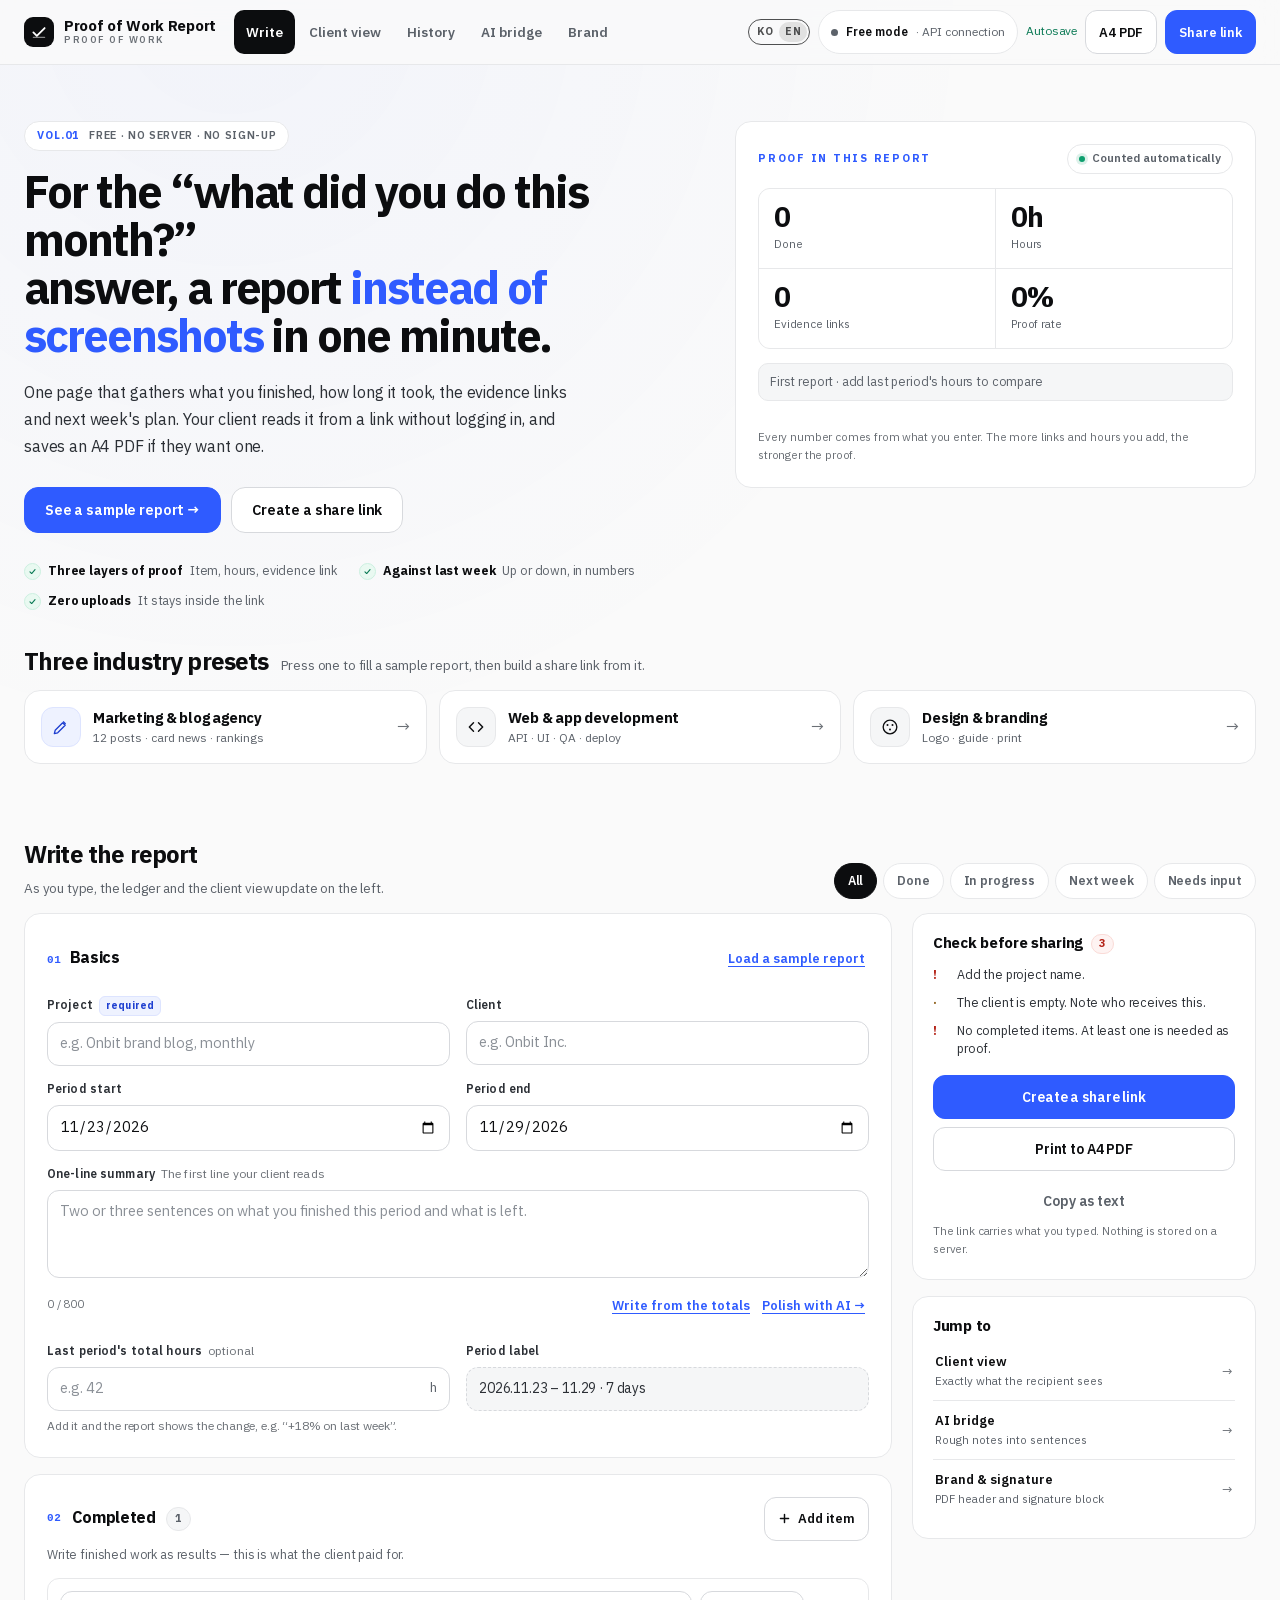
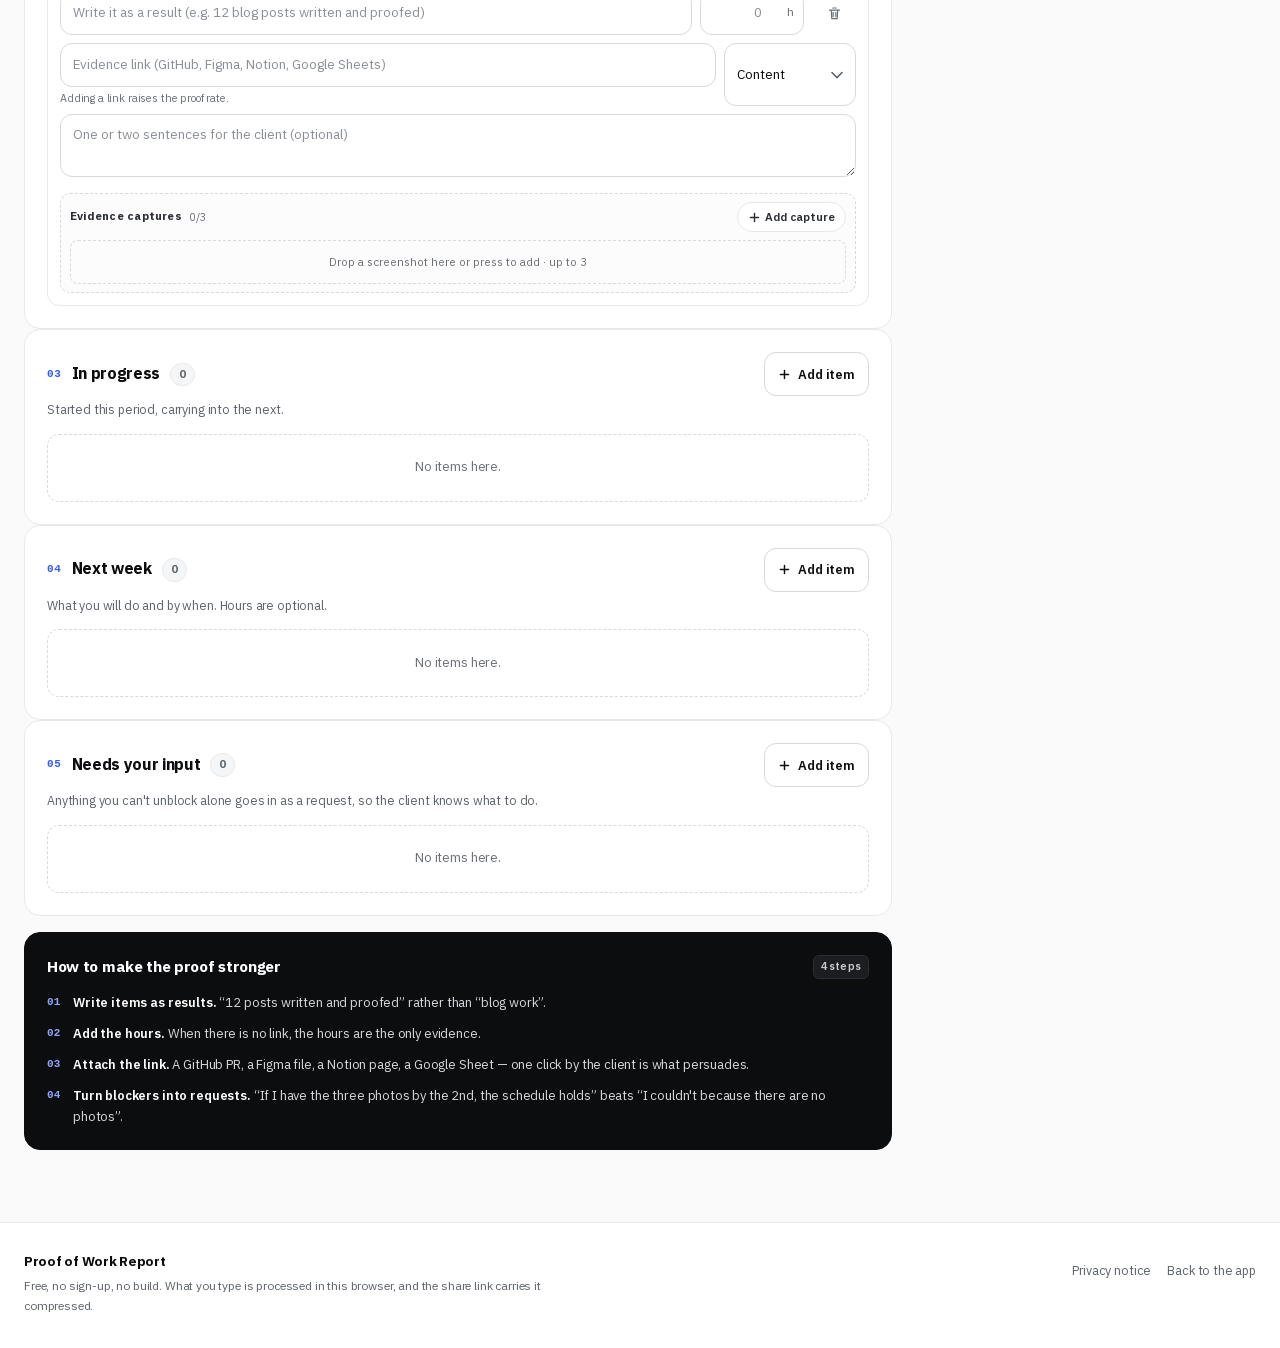
<file: index.html>
<!DOCTYPE html>
<html lang="ko">
<head>
<meta charset="utf-8" />
<meta name="viewport" content="width=device-width, initial-scale=1, viewport-fit=cover" />
<meta http-equiv="Content-Security-Policy" content="default-src 'self'; script-src 'self'; style-src 'self' 'unsafe-inline'; img-src 'self' data: blob:; font-src 'self'; connect-src 'self' https: http://127.0.0.1:* http://localhost:*; form-action 'none'; base-uri 'none'; object-src 'none'" />
<title>작업 증빙 리포트 — 클라이언트에게 보여 줄 1분 리포트</title>
<meta name="description" content="프리랜서·1인 대행사를 위한 작업 증빙 리포트 생성기. 완료 항목·소요시간·근거 링크·다음 주 계획을 공유 URL과 A4 PDF로 정리합니다. 서버 없이 브라우저에서만 동작합니다." />
<meta name="theme-color" content="#FAFAFA" />
<link rel="canonical" href="https://marcj81.github.io/proof-of-work-report/" />
<link rel="icon" href="favicon.svg" type="image/svg+xml" />
<link rel="preload" href="assets/fonts/plexkr-Regular.woff2" as="font" type="font/woff2" crossorigin />
<link rel="stylesheet" href="styles.css" />
<script type="application/ld+json">
{"@context":"https://schema.org","@type":"WebApplication","name":"작업 증빙 리포트 스튜디오","applicationCategory":"BusinessApplication","operatingSystem":"Web","offers":{"@type":"Offer","price":"0","priceCurrency":"KRW"},"description":"완료 항목·소요시간·근거 링크·전주 대비 변화를 공유 URL과 A4 PDF로 정리하는 무서버 리포트 도구.","inLanguage":"ko"}
</script>
</head>
<body>

<a class="skip-link" href="#main">본문으로 바로가기</a>

<!-- ═══════════════ 클라이언트용 읽기 뷰 (?d= 로 열렸을 때만) ═══════════════ -->
<div class="read-shell" id="read-shell" hidden>
  <div class="read-bar">
    <div class="read-bar-inner">
      <span class="read-mark" aria-hidden="true">
        <svg viewBox="0 0 24 24" width="17" height="17"><path d="M4 12.5l5 5L20 6.5" fill="none" stroke="currentColor" stroke-width="2.2" stroke-linecap="round" stroke-linejoin="round"/></svg>
      </span>
      <span class="read-bar-label">작업 증빙 리포트</span>
      <div class="read-bar-actions">
        <button type="button" class="btn btn-outline btn-sm" id="read-import">내 리포트로 가져오기</button>
        <button type="button" class="btn btn-ghost btn-sm" id="read-copy">링크 복사</button>
        <button type="button" class="btn btn-primary btn-sm" id="read-print">A4 PDF로 저장</button>
      </div>
    </div>
  </div>
  <main class="read-main" id="read-main">
    <div class="read-error" id="read-error" hidden>
      <h1>리포트를 열 수 없습니다</h1>
      <p id="read-error-text">주소가 잘렸거나 오래된 링크입니다.</p>
      <p><a class="text-link" href="index.html">작업 증빙 리포트 만들기</a></p>
    </div>
    <div id="read-report" class="report-paper"></div>
  </main>
  <footer class="read-footer">
    <p><strong>이 리포트는 서버에 저장되지 않았습니다.</strong> 내용은 링크 안에만 담겨 있고, 브라우저가 직접 그립니다.</p>
    <p>링크를 아는 사람은 누구나 볼 수 있습니다. 민감한 정보는 빼고 공유하세요.</p>
  </footer>
</div>

<!-- ═══════════════ 빌더 ═══════════════ -->
<div class="app-shell" id="app-shell">

<header class="topbar">
  <div class="topbar-inner">
    <a class="brand" href="#view-write" data-tab-link="write" aria-label="작업 증빙 리포트 스튜디오 홈">
      <span class="brand-mark" aria-hidden="true">
        <svg viewBox="0 0 24 24" width="18" height="18">
          <path d="M4.5 12.5l4.6 4.6L19.5 6.7" fill="none" stroke="currentColor" stroke-width="2.4" stroke-linecap="round" stroke-linejoin="round" />
          <path d="M4.5 19.2h15" fill="none" stroke="currentColor" stroke-width="1.6" stroke-linecap="round" opacity=".5" />
        </svg>
      </span>
      <span class="brand-text">
        <strong>작업 증빙 리포트</strong>
        <small>PROOF OF WORK</small>
      </span>
    </a>

    <nav class="tabs" role="tablist" aria-label="주요 화면">
      <button class="tab is-active" role="tab" aria-selected="true" aria-controls="view-write" id="tab-write" data-tab="write">작성</button>
      <button class="tab" role="tab" aria-selected="false" aria-controls="view-client" id="tab-client" data-tab="client">클라이언트 뷰</button>
      <button class="tab" role="tab" aria-selected="false" aria-controls="view-history" id="tab-history" data-tab="history">이력</button>
      <button class="tab" role="tab" aria-selected="false" aria-controls="view-bridge" id="tab-bridge" data-tab="bridge">AI 브리지</button>
      <button class="tab" role="tab" aria-selected="false" aria-controls="view-brand" id="tab-brand" data-tab="brand">브랜드</button>
    </nav>

    <div class="top-actions">
      <span class="pro-badge-slot" id="proBadge"></span>
      <span class="save-state" id="save-state" aria-live="polite">저장됨</span>
      <button type="button" class="btn btn-outline btn-sm" id="btn-print">A4 PDF</button>
      <button type="button" class="btn btn-primary btn-sm" id="btn-share">공유 링크</button>
    </div>
  </div>
</header>

<main id="main" tabindex="-1">

  <!-- ═══ 작성 ═══ -->
  <section class="view is-active" id="view-write" role="tabpanel" aria-labelledby="tab-write">

    <div class="hero">
      <div class="hero-copy">
        <span class="eyebrow"><b>VOL.01</b> 무료 · 서버 0 · 가입 0</span>
        <h1>“이번 달 뭐 했어요?”에<br />스크린샷 대신 <em>증빙 리포트</em> 1분.</h1>
        <p class="hero-lead">완료한 일, 걸린 시간, 근거 링크, 다음 주 계획을 한 장으로 정리합니다. 클라이언트는 로그인 없이 링크로 읽고, 필요하면 A4 PDF로 저장합니다.</p>
        <div class="cta">
          <button type="button" class="btn btn-blue" data-demo-start>예시 리포트 보기 →</button>
          <button type="button" class="btn btn-outline" data-share-cta>공유 링크 만들기</button>
        </div>
        <ul class="hero-facts" aria-label="이 앱의 기준">
          <li><strong>3단 증빙</strong><span>항목 · 소요시간 · 근거 링크</span></li>
          <li><strong>전주 대비</strong><span>늘었는지 줄었는지 숫자로</span></li>
          <li><strong>서버 전송 0건</strong><span>링크 안에만 담깁니다</span></li>
        </ul>
      </div>

      <aside class="card hero-ledger" aria-label="이 리포트의 증빙 요약">
        <div class="card-head">
          <span class="kicker">이 리포트의 증빙</span>
          <span class="live" style="margin-left:auto"><i></i>자동 집계</span>
        </div>
        <div class="ledger">
          <div class="ledger-cell"><b id="sum-done">0</b><span>완료</span></div>
          <div class="ledger-cell"><b id="sum-hours">0h</b><span>소요시간</span></div>
          <div class="ledger-cell"><b id="sum-links">0</b><span>근거 링크</span></div>
          <div class="ledger-cell"><b id="sum-coverage">0%</b><span>증빙률</span></div>
        </div>
        <p class="delta is-none" id="sum-delta">첫 리포트</p>
        <div class="cats" id="sum-cats" aria-label="작업 분류"></div>
        <p class="rail-note">숫자는 입력에서만 나옵니다. 링크를 붙이고 시간을 적을수록 증빙이 강해집니다.</p>
      </aside>
    </div>

    <section class="preset-strip" aria-labelledby="preset-title">
      <div class="preset-head">
        <h2 id="preset-title">업종 프리셋 3종</h2>
        <p>누르면 예시 리포트가 채워집니다. 그대로 공유 링크를 만들어 볼 수 있습니다.</p>
      </div>
      <div class="preset-grid" id="preset-grid">
        <button type="button" class="preset-card" data-preset="marketing">
          <span class="preset-icon" aria-hidden="true">
            <svg viewBox="0 0 24 24" width="20" height="20"><path d="M4 20l4-1 9-9-3-3-9 9-1 4z" fill="none" stroke="currentColor" stroke-width="1.6" stroke-linejoin="round"/><path d="M14.5 5.5l3 3" stroke="currentColor" stroke-width="1.6"/></svg>
          </span>
          <span class="preset-body"><b>마케팅·블로그 대행</b><small>원고 12편 · 카드뉴스 · 순위</small></span>
          <span class="preset-go" aria-hidden="true">→</span>
        </button>
        <button type="button" class="preset-card" data-preset="dev">
          <span class="preset-icon" aria-hidden="true">
            <svg viewBox="0 0 24 24" width="20" height="20"><path d="M9 7l-5 5 5 5M15 7l5 5-5 5" fill="none" stroke="currentColor" stroke-width="1.7" stroke-linecap="round" stroke-linejoin="round"/></svg>
          </span>
          <span class="preset-body"><b>웹·앱 개발</b><small>API · 화면 · QA · 배포</small></span>
          <span class="preset-go" aria-hidden="true">→</span>
        </button>
        <button type="button" class="preset-card" data-preset="design">
          <span class="preset-icon" aria-hidden="true">
            <svg viewBox="0 0 24 24" width="20" height="20"><circle cx="12" cy="12" r="8.2" fill="none" stroke="currentColor" stroke-width="1.6"/><circle cx="9" cy="9.5" r="1.2" fill="currentColor"/><circle cx="15" cy="9.5" r="1.2" fill="currentColor"/><circle cx="12" cy="15" r="1.2" fill="currentColor"/></svg>
          </span>
          <span class="preset-body"><b>디자인·브랜딩</b><small>로고 · 가이드 · 인쇄물</small></span>
          <span class="preset-go" aria-hidden="true">→</span>
        </button>
      </div>
    </section>

    <div class="studio-head" id="studio">
      <div>
        <h2>리포트 작성</h2>
        <p>입력하는 대로 왼쪽 장부와 클라이언트 뷰가 바로 바뀝니다.</p>
      </div>
      <div class="filters" aria-label="항목 그룹으로 이동">
        <a class="filter on" href="#studio">전체</a>
        <a class="filter" href="#group-done">완료</a>
        <a class="filter" href="#group-doing">진행</a>
        <a class="filter" href="#group-next">다음 주</a>
        <a class="filter" href="#group-block">확인 필요</a>
      </div>
    </div>

    <div class="studio">
      <div class="studio-main">

        <section class="card" aria-labelledby="meta-title">
          <div class="card-head">
            <h2 id="meta-title"><span class="idx">01</span> 기본 정보</h2>
            <button type="button" class="link-btn" id="btn-sample">예시 리포트 불러오기</button>
          </div>
          <div class="grid-2">
            <div class="field">
              <label for="f-project">프로젝트명 <span class="req">필수</span></label>
              <input id="f-project" type="text" maxlength="100" placeholder="예: 온빛 브랜드 블로그 월간 운영" autocomplete="off" />
            </div>
            <div class="field">
              <label for="f-client">클라이언트</label>
              <input id="f-client" type="text" maxlength="80" placeholder="예: 주식회사 온빛" autocomplete="off" />
            </div>
            <div class="field">
              <label for="f-start">보고 기간 시작</label>
              <input id="f-start" type="date" />
            </div>
            <div class="field">
              <label for="f-end">보고 기간 끝</label>
              <input id="f-end" type="date" />
            </div>
            <div class="field field-wide">
              <label for="f-summary">한 줄 요약 <span class="hint">클라이언트가 제일 먼저 읽는 문장</span></label>
              <textarea id="f-summary" rows="3" maxlength="800" placeholder="이번 기간에 무엇을 끝냈고, 다음에 무엇이 남았는지 2~3문장으로."></textarea>
              <div class="field-foot">
                <span class="counter" id="summary-count">0 / 800</span>
                <span class="field-tools">
                  <button type="button" class="link-btn" id="btn-auto-summary">집계로 자동 작성</button>
                  <button type="button" class="link-btn" id="btn-to-bridge">AI로 다듬기 →</button>
                </span>
              </div>
            </div>
            <div class="field">
              <label for="f-prev">지난 기간 총 소요시간 <span class="hint">선택</span></label>
              <div class="input-unit">
                <input id="f-prev" type="number" min="0" max="9999" step="0.5" placeholder="예: 42" />
                <span>h</span>
              </div>
              <p class="field-note">넣으면 “전주 대비 +18%”처럼 변화를 같이 보여 줍니다.</p>
            </div>
            <div class="field">
              <label for="f-period-view">기간 표시</label>
              <p class="readonly-value" id="f-period-view">기간을 넣으면 일수까지 계산합니다</p>
            </div>
          </div>
        </section>

        <div id="item-groups"></div>

        <section class="card tip-card" aria-labelledby="tip-title">
          <div class="card-head">
            <h2 id="tip-title">증빙이 강해지는 순서</h2>
            <span class="tag" style="margin-left:auto">4단계</span>
          </div>
          <ol class="tip-list">
            <li><b>항목은 결과로 씁니다.</b> “블로그 작업” 대신 “원고 12편 작성·교정”.</li>
            <li><b>시간을 적습니다.</b> 근거가 없을 때 소요시간이 유일한 증거가 됩니다.</li>
            <li><b>링크를 붙입니다.</b> GitHub PR, Figma 파일, 노션 페이지, 구글 시트 — 클라이언트가 눌러 확인하는 한 번이 설득입니다.</li>
            <li><b>블로커는 요청 문장으로.</b> “사진이 없어서 못 했습니다”보다 “2일까지 사진 3종을 주시면 일정에 영향이 없습니다”.</li>
          </ol>
        </section>
      </div>

      <aside class="rail" aria-label="공유 준비">
        <section class="card rail-check" aria-labelledby="check-title">
          <h2 id="check-title">공유 전 점검 <span class="pill" id="check-count">0</span></h2>
          <ul class="check-list" id="check-list"></ul>
          <div class="rail-actions">
            <button type="button" class="btn btn-primary btn-block" id="btn-share-rail">공유 링크 만들기</button>
            <button type="button" class="btn btn-outline btn-block" id="btn-print-rail">A4 PDF로 인쇄</button>
            <button type="button" class="btn btn-ghost btn-block" id="btn-copy-text">텍스트로 복사</button>
          </div>
          <p class="rail-note">링크에는 입력한 내용이 담깁니다. 서버에는 아무것도 저장되지 않습니다.</p>
        </section>

        <nav class="card rail-nav" aria-label="바로 가기">
          <h2>바로 가기</h2>
          <button type="button" class="rail-link" data-tab-link="client">
            <span class="rl-t">클라이언트 뷰</span>
            <span class="rl-d">받는 사람이 보는 그대로</span>
            <span class="rl-go" aria-hidden="true">→</span>
          </button>
          <button type="button" class="rail-link" data-tab-link="bridge">
            <span class="rl-t">AI 브리지</span>
            <span class="rl-d">거친 메모를 문장으로</span>
            <span class="rl-go" aria-hidden="true">→</span>
          </button>
          <button type="button" class="rail-link" data-tab-link="brand">
            <span class="rl-t">브랜드·서명</span>
            <span class="rl-d">PDF 머리말과 서명란</span>
            <span class="rl-go" aria-hidden="true">→</span>
          </button>
        </nav>

        <section class="card rail-privacy" id="privacy-card" hidden aria-labelledby="privacy-title">
          <h2 id="privacy-title">개인정보가 보입니다</h2>
          <ul class="privacy-list" id="privacy-list"></ul>
          <p class="rail-note">링크를 아는 사람은 누구나 열람합니다. 공유 전에 지우는 게 안전합니다.</p>
        </section>
      </aside>
    </div>
  </section>

  <!-- ═══ 클라이언트 뷰 ═══ -->
  <section class="view" id="view-client" role="tabpanel" aria-labelledby="tab-client">
    <div class="view-head">
      <div>
        <p class="kicker">받는 사람이 보는 화면</p>
        <h2>클라이언트 뷰</h2>
        <p class="view-lead">공유 링크를 열면 이 화면이 그대로 나옵니다. 로그인도, 앱 설치도 필요 없습니다.</p>
      </div>
      <div class="view-tools">
        <button type="button" class="btn btn-outline btn-sm" id="btn-client-share">이 화면의 링크 복사</button>
        <button type="button" class="btn btn-primary btn-sm" id="btn-client-print">A4 PDF</button>
      </div>
    </div>
    <p class="client-note" id="client-shot-note" hidden></p>
    <div class="report-paper" id="report-preview"></div>
  </section>

  <!-- ═══ 이력 ═══ -->
  <section class="view" id="view-history" role="tabpanel" aria-labelledby="tab-history">
    <div class="view-head">
      <div>
        <p class="kicker">이 브라우저에만 저장</p>
        <h2>프로젝트 이력</h2>
        <p class="view-lead">작성하는 동안 자동으로 저장됩니다. 다음 달에는 지난 리포트를 불러와 기간만 바꾸면 됩니다.</p>
      </div>
      <div class="view-tools">
        <button type="button" class="btn btn-outline btn-sm" id="btn-new">새 리포트</button>
        <button type="button" class="btn btn-outline btn-sm" id="btn-export-json">JSON 내려받기</button>
        <label class="btn btn-outline btn-sm file-btn" for="import-json">JSON 불러오기</label>
        <input type="file" id="import-json" accept="application/json,.json" hidden />
      </div>
    </div>
    <div class="history-list" id="history-list"></div>
    <p class="empty-note" id="history-empty">아직 저장된 리포트가 없습니다. 작성 탭에서 프리셋을 눌러 시작해 보세요.</p>
  </section>

  <!-- ═══ AI 브리지 ═══ -->
  <section class="view" id="view-bridge" role="tabpanel" aria-labelledby="tab-bridge">
    <div class="view-head">
      <div>
        <p class="kicker">거친 메모 → 클라이언트용 문장</p>
        <h2>AI 브리지</h2>
        <p class="view-lead">작성 탭의 항목·시간·링크를 프롬프트로 묶어 줍니다. 내가 쓰는 AI(ChatGPT·Claude·Gemini)에 붙여 넣으면 클라이언트가 읽는 문장으로 돌아옵니다.</p>
      </div>
      <div class="view-tools">
        <button type="button" class="btn btn-primary btn-sm" id="btn-pro-polish" data-pro-action="polish">Pro AI로 다듬기</button>
      </div>
    </div>

    <div class="bridge-grid">
      <section class="card pro-check" id="pro-check" aria-labelledby="pro-check-title">
        <div class="card-head">
          <h2 id="pro-check-title"><span class="idx">00</span> API 연결 테스트</h2>
          <span class="pill" id="pro-check-pill">미검증</span>
        </div>
        <div class="pro-check-grid">
          <div class="pro-check-state">
            <p class="pro-check-provider"><b id="pro-check-provider">무료 모드</b><span id="pro-check-model">API 키를 연결하면 여기에 모델이 표시됩니다</span></p>
            <p class="pro-check-msg" id="pro-check-msg" role="status" aria-live="polite">아직 연결을 확인하지 않았습니다. 테스트를 눌러 실제 응답을 확인하세요.</p>
            <p class="pro-check-hint" id="pro-check-hint" hidden></p>
            <p class="pro-check-time" id="pro-check-time"></p>
          </div>
          <div class="pro-check-actions">
            <button type="button" class="btn btn-primary btn-sm" id="btn-pro-test"><span class="pro-test-ico" aria-hidden="true">🔌</span><span class="pro-test-label">API 연결 테스트</span></button>
            <button type="button" class="btn btn-outline btn-sm" id="btn-pro-settings">키 설정 열기</button>
          </div>
        </div>
        <p class="field-note" id="pro-check-note">실제 제공자에게 짧은 요청 1회(약 1토큰)를 보내 200 응답이 올 때만 “검증됨”으로 표시합니다. 요금은 각 API 계정에 청구됩니다.</p>
      </section>
      <section class="card">
        <div class="card-head">
          <h2><span class="idx">01</span> 거친 메모</h2>
          <span class="hint">지금 리포트 항목도 프롬프트에 함께 들어갑니다</span>
        </div>
        <textarea id="f-memo" rows="6" placeholder="예: 이번주 블로그 12개 썼고 카드뉴스 4개 올림. 제품사진 없어서 3개는 못씀."></textarea>
        <div class="memo-samples" id="memo-samples"></div>
        <div class="tone-row" role="group" aria-label="문장 톤">
          <span class="row-label">톤</span>
          <div class="chips" id="tone-chips"></div>
        </div>
        <div class="field-foot">
          <span class="field-note">숫자는 리포트에 있는 것만 쓰도록 프롬프트에 못 박습니다.</span>
          <button type="button" class="link-btn" id="btn-build-prompt">프롬프트 다시 만들기</button>
        </div>
      </section>

      <section class="card">
        <div class="card-head">
          <h2><span class="idx">02</span> 프롬프트</h2>
          <span class="pill" id="prompt-chars">0자</span>
        </div>
        <pre class="prompt-box" id="prompt-box" tabindex="0" aria-label="복사할 프롬프트"></pre>
        <div class="bridge-actions">
          <button type="button" class="btn btn-primary" id="btn-copy-prompt">프롬프트 복사</button>
          <button type="button" class="btn btn-outline" data-open="chatgpt">ChatGPT 열기</button>
          <button type="button" class="btn btn-outline" data-open="claude">Claude 열기</button>
          <button type="button" class="btn btn-outline" data-open="gemini">Gemini 열기</button>
        </div>
        <p class="field-note" id="open-note">Gemini는 프롬프트를 주소로 넘기지 않습니다. 복사한 뒤 붙여 넣으세요.</p>
      </section>

      <section class="card bridge-result">
        <div class="card-head">
          <h2><span class="idx">03</span> 돌아온 문장 붙여넣기</h2>
          <span class="pill" id="result-state">대기</span>
        </div>
        <textarea id="f-result" rows="7" placeholder="AI가 준 JSON(또는 문장)을 그대로 붙여 넣으세요. 제목이 맞는 항목에 메모가 들어갑니다."></textarea>
        <div class="bridge-actions">
          <button type="button" class="btn btn-primary" id="btn-apply-result">리포트에 반영</button>
          <button type="button" class="btn btn-ghost" id="btn-clear-result">지우기</button>
        </div>
        <p class="field-note" id="apply-note">반영 전에 미리보기로 확인하세요. 제목이 같은 항목의 메모만 바꿉니다.</p>
      </section>
    </div>
  </section>

  <!-- ═══ 브랜드 ═══ -->
  <section class="view" id="view-brand" role="tabpanel" aria-labelledby="tab-brand">
    <div class="view-head">
      <div>
        <p class="kicker">PDF · 공유 링크에 함께 나갑니다</p>
        <h2>브랜드와 서명</h2>
        <p class="view-lead">로고 텍스트와 브랜드 컬러, 담당자 서명란을 정합니다. 리포트 상단과 하단에 그대로 들어갑니다.</p>
      </div>
      <div class="view-tools">
        <button type="button" class="btn btn-ghost btn-sm" id="btn-brand-reset">기본값으로</button>
      </div>
    </div>

    <div class="brand-grid">
      <section class="card">
        <div class="card-head"><h2>브랜드</h2><span class="hint">가명으로 미리 채워져 있습니다</span></div>
        <div class="logo-field">
          <div class="logo-field-head">
            <span class="logo-field-label">회사 로고 이미지 <span class="hint">PNG · JPG · WEBP · SVG</span></span>
            <span class="pill" id="logo-size">없음</span>
          </div>
          <div class="logo-drop" id="logo-drop">
            <div class="logo-thumb" id="logo-thumb" aria-hidden="true"></div>
            <div class="logo-drop-body">
              <b id="logo-state">로고 텍스트로 표시 중</b>
              <small id="logo-hint">이미지를 끌어다 놓거나 파일을 고르세요. 큰 파일은 자동으로 줄여 저장합니다.</small>
              <div class="logo-drop-actions">
                <button type="button" class="btn btn-outline btn-sm" id="btn-logo-pick">이미지 선택</button>
                <button type="button" class="btn btn-ghost btn-sm" id="btn-logo-clear" disabled>삭제</button>
              </div>
            </div>
          </div>
          <input type="file" id="logo-file" accept="image/png,image/jpeg,image/jpg,image/webp,image/svg+xml" hidden />
          <p class="field-note">로고는 리포트 머리말·A4 PDF·공유 링크에 그대로 들어갑니다. SVG 는 안전한 래스터(PNG/WEBP)로 바꿔 저장합니다.</p>
        </div>
        <div class="grid-2">
          <div class="field">
            <label for="b-logo">로고 텍스트</label>
            <input id="b-logo" type="text" maxlength="40" placeholder="예: 온빛기획" />
          </div>
          <div class="field">
            <label for="b-company">회사·활동명</label>
            <input id="b-company" type="text" maxlength="60" placeholder="예: 온빛기획" />
          </div>
          <div class="field">
            <label for="b-owner">담당자</label>
            <input id="b-owner" type="text" maxlength="40" placeholder="예: 김민수" />
          </div>
          <div class="field">
            <label for="b-role">직함</label>
            <input id="b-role" type="text" maxlength="40" placeholder="예: 퍼포먼스 마케터" />
          </div>
          <div class="field">
            <label for="b-email">연락 이메일 <span class="hint">선택</span></label>
            <input id="b-email" type="email" maxlength="80" placeholder="contact@example.com" />
          </div>
          <div class="field">
            <label for="b-phone">연락처 <span class="hint">선택 · 비워 두면 표시 안 함</span></label>
            <input id="b-phone" type="tel" maxlength="30" placeholder="비워 두기" />
          </div>
          <div class="field field-wide">
            <label>브랜드 컬러</label>
            <div class="color-row">
              <input id="b-color" type="color" value="#2f5bff" aria-label="브랜드 컬러 직접 선택" />
              <div class="swatches" id="color-swatches"></div>
              <span class="color-code" id="color-code">#2f5bff</span>
            </div>
            <p class="field-note">리포트의 번호·구분선·요약 숫자에 쓰입니다. 인쇄에서도 같은 색으로 나옵니다.</p>
          </div>
        </div>

        <div class="card-head sub-head"><h2>서명란</h2></div>
        <div class="grid-2">
          <div class="field">
            <label for="s-name">서명 이름</label>
            <input id="s-name" type="text" maxlength="40" placeholder="예: 김민수" />
          </div>
          <div class="field">
            <label for="s-role">서명 직함</label>
            <input id="s-role" type="text" maxlength="40" placeholder="예: 퍼포먼스 마케터" />
          </div>
          <div class="field">
            <label for="s-date">작성일</label>
            <input id="s-date" type="date" />
          </div>
        </div>
      </section>

      <aside class="card brand-preview-card">
        <p class="kicker">미리보기</p>
        <div class="brand-preview" id="brand-preview"></div>
        <div class="field-foot">
          <span class="field-note">실제 리포트의 머리말·서명란과 같은 모양입니다.</span>
          <button type="button" class="link-btn" id="btn-goto-preview">전체 미리보기 →</button>
        </div>
      </aside>
    </div>
  </section>

</main>

<footer class="footer">
  <div class="footer-inner">
    <div class="footer-brand">
      <strong>작업 증빙 리포트</strong>
      <p>무료 · 회원가입 없음 · 빌드 없음. 입력한 내용은 이 브라우저에서만 처리되고, 공유 링크에는 내용이 압축되어 담깁니다.</p>
    </div>
    <nav class="footer-links" aria-label="안내">
      <a href="privacy.html" id="footer-privacy">개인정보 처리 안내</a>
      <a href="index.html">앱 처음으로</a>
    </nav>
  </div>
</footer>
</div>

<!-- 인쇄 전용: 화면 어디서 Ctrl+P 를 눌러도 리포트만 A4로 나간다 -->
<div id="print-root" aria-hidden="true"></div>

<!-- 공유 모달 -->
<div class="modal" id="share-modal" hidden>
  <div class="modal-backdrop" data-close-modal="1"></div>
  <div class="modal-card" role="dialog" aria-modal="true" aria-labelledby="share-title">
    <h2 id="share-title">공유 링크가 만들어졌습니다</h2>
    <p class="modal-lead">로그인 없이 열리는 클라이언트용 읽기 뷰입니다. 링크를 아는 사람은 누구나 볼 수 있습니다.</p>
    <div class="share-row">
      <input id="share-url" type="text" readonly aria-label="공유 링크" />
      <button type="button" class="btn btn-primary" id="btn-copy-share">복사</button>
    </div>
    <div class="share-meta">
      <span id="share-size">0자</span>
      <span id="share-warn" class="warn-text" hidden>링크가 깁니다. 항목을 줄이거나 메모를 짧게 해 주세요.</span>
    </div>
    <p class="share-images" id="share-images" hidden></p>
    <div class="modal-actions">
      <button type="button" class="btn btn-outline" id="btn-open-share">새 탭에서 열기</button>
      <button type="button" class="btn btn-ghost" id="btn-share-close">닫기</button>
    </div>
  </div>
</div>

<div class="toast-root" id="toast-root" aria-live="polite" aria-atomic="false"></div>

<!-- 증빙 캡처 파일 선택(모든 탭에서 동작하도록 화면 밖에 둔다) -->
<input type="file" id="shot-file" accept="image/png,image/jpeg,image/webp,image/svg+xml" multiple hidden />

<script src="assets/vendor/pako.min.js"></script>
<script src="core.js"></script>
<script src="data.js"></script>
<script src="engines/pro-api-connector.js"></script>
<script src="engines/pro-studio.js"></script>
<script src="app.js"></script>
<script src="i18n.js"></script>
</body>
</html>
</file>
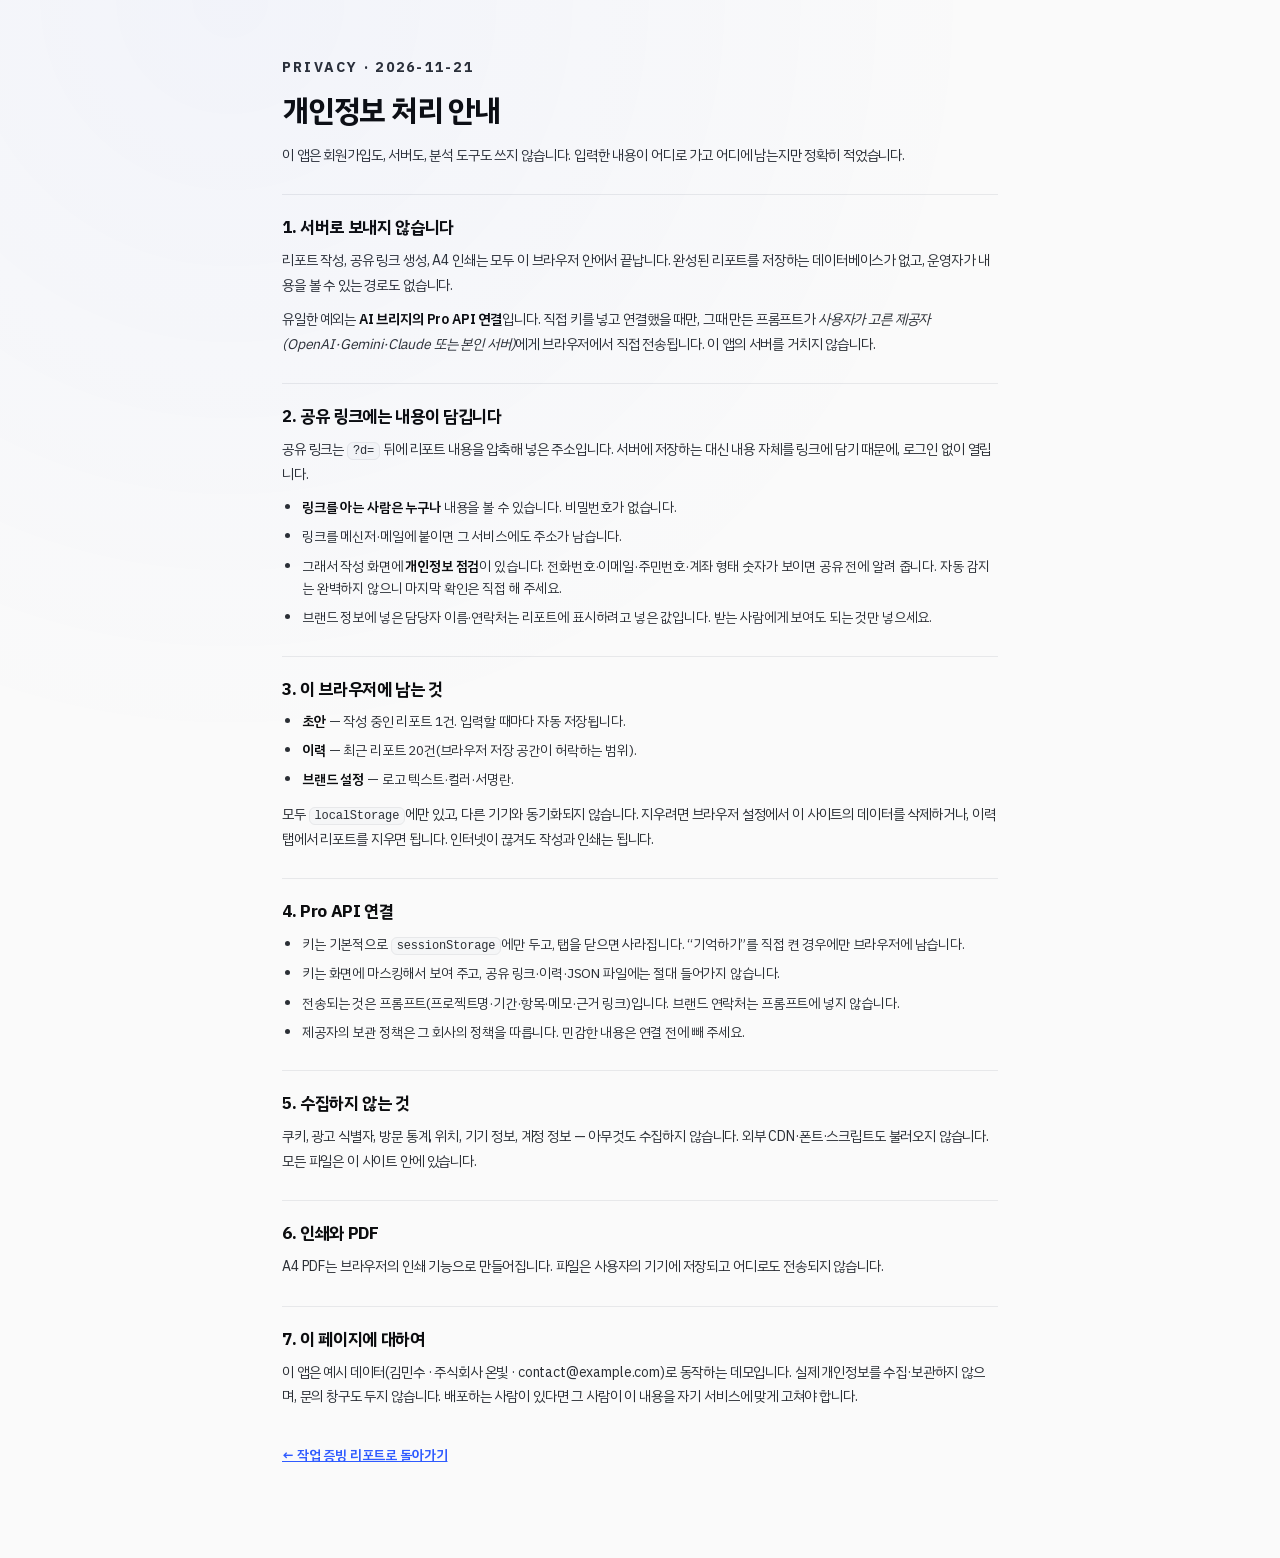
<file: privacy.html>
<!DOCTYPE html>
<html lang="ko">
<head>
<meta charset="utf-8" />
<meta name="viewport" content="width=device-width, initial-scale=1" />
<title>개인정보 처리 안내 · 작업 증빙 리포트</title>
<meta name="description" content="작업 증빙 리포트가 입력한 내용을 어떻게 다루는지: 서버 없음, 공유 링크 구조, 로컬 저장, Pro API 연결 시 전송 범위." />
<meta name="theme-color" content="#FAFAFA" />
<link rel="icon" href="favicon.svg" type="image/svg+xml" />
<link rel="stylesheet" href="styles.css" />
</head>
<body class="doc-body">
<main class="doc">
  <p class="kicker">PRIVACY · 2026-11-21</p>
  <h1>개인정보 처리 안내</h1>
  <p class="doc-lead">이 앱은 회원가입도, 서버도, 분석 도구도 쓰지 않습니다. 입력한 내용이 어디로 가고 어디에 남는지만 정확히 적었습니다.</p>

  <section>
    <h2>1. 서버로 보내지 않습니다</h2>
    <p>리포트 작성, 공유 링크 생성, A4 인쇄는 모두 이 브라우저 안에서 끝납니다. 완성된 리포트를 저장하는 데이터베이스가 없고, 운영자가 내용을 볼 수 있는 경로도 없습니다.</p>
    <p>유일한 예외는 <strong>AI 브리지의 Pro API 연결</strong>입니다. 직접 키를 넣고 연결했을 때만, 그때 만든 프롬프트가 <em>사용자가 고른 제공자(OpenAI·Gemini·Claude 또는 본인 서버)</em>에게 브라우저에서 직접 전송됩니다. 이 앱의 서버를 거치지 않습니다.</p>
  </section>

  <section>
    <h2>2. 공유 링크에는 내용이 담깁니다</h2>
    <p>공유 링크는 <code>?d=</code> 뒤에 리포트 내용을 압축해 넣은 주소입니다. 서버에 저장하는 대신 내용 자체를 링크에 담기 때문에, 로그인 없이 열립니다.</p>
    <ul>
      <li><strong>링크를 아는 사람은 누구나</strong> 내용을 볼 수 있습니다. 비밀번호가 없습니다.</li>
      <li>링크를 메신저·메일에 붙이면 그 서비스에도 주소가 남습니다.</li>
      <li>그래서 작성 화면에 <strong>개인정보 점검</strong>이 있습니다. 전화번호·이메일·주민번호·계좌 형태 숫자가 보이면 공유 전에 알려 줍니다. 자동 감지는 완벽하지 않으니 마지막 확인은 직접 해 주세요.</li>
      <li>브랜드 정보에 넣은 담당자 이름·연락처는 리포트에 표시하려고 넣은 값입니다. 받는 사람에게 보여도 되는 것만 넣으세요.</li>
    </ul>
  </section>

  <section>
    <h2>3. 이 브라우저에 남는 것</h2>
    <ul>
      <li><strong>초안</strong> — 작성 중인 리포트 1건. 입력할 때마다 자동 저장됩니다.</li>
      <li><strong>이력</strong> — 최근 리포트 20건(브라우저 저장 공간이 허락하는 범위).</li>
      <li><strong>브랜드 설정</strong> — 로고 텍스트·컬러·서명란.</li>
    </ul>
    <p>모두 <code>localStorage</code>에만 있고, 다른 기기와 동기화되지 않습니다. 지우려면 브라우저 설정에서 이 사이트의 데이터를 삭제하거나, 이력 탭에서 리포트를 지우면 됩니다. 인터넷이 끊겨도 작성과 인쇄는 됩니다.</p>
  </section>

  <section>
    <h2>4. Pro API 연결</h2>
    <ul>
      <li>키는 기본적으로 <code>sessionStorage</code>에만 두고, 탭을 닫으면 사라집니다. “기억하기”를 직접 켠 경우에만 브라우저에 남습니다.</li>
      <li>키는 화면에 마스킹해서 보여 주고, 공유 링크·이력·JSON 파일에는 절대 들어가지 않습니다.</li>
      <li>전송되는 것은 프롬프트(프로젝트명·기간·항목·메모·근거 링크)입니다. 브랜드 연락처는 프롬프트에 넣지 않습니다.</li>
      <li>제공자의 보관 정책은 그 회사의 정책을 따릅니다. 민감한 내용은 연결 전에 빼 주세요.</li>
    </ul>
  </section>

  <section>
    <h2>5. 수집하지 않는 것</h2>
    <p>쿠키, 광고 식별자, 방문 통계, 위치, 기기 정보, 계정 정보 — 아무것도 수집하지 않습니다. 외부 CDN·폰트·스크립트도 불러오지 않습니다. 모든 파일은 이 사이트 안에 있습니다.</p>
  </section>

  <section>
    <h2>6. 인쇄와 PDF</h2>
    <p>A4 PDF는 브라우저의 인쇄 기능으로 만들어집니다. 파일은 사용자의 기기에 저장되고 어디로도 전송되지 않습니다.</p>
  </section>

  <section>
    <h2>7. 이 페이지에 대하여</h2>
    <p>이 앱은 예시 데이터(김민수 · 주식회사 온빛 · contact@example.com)로 동작하는 데모입니다. 실제 개인정보를 수집·보관하지 않으며, 문의 창구도 두지 않습니다. 배포하는 사람이 있다면 그 사람이 이 내용을 자기 서비스에 맞게 고쳐야 합니다.</p>
  </section>

  <p class="doc-back"><a class="text-link" href="index.html">← 작업 증빙 리포트로 돌아가기</a></p>
</main>
</body>
</html>
</file>
<file: styles.css>
/* ============================================================
   작업 증빙 리포트 스튜디오 · styles.css  v2.0.0
   ------------------------------------------------------------
   디자인 시스템: A안 — Crisp Bento SaaS
   · 바탕 #FAFAFA · 표면 #FFFFFF · 1px #E7E8EA 보더 · 카드 16px 라운드
   · 코발트 #2F5BFF 단일 액센트 · 산세리프 800 헤드라인
   · 그림자는 hover 에서만, 위계는 크기·여백·보더로
   화면 1벌, 인쇄 1벌(@media print → #print-root 만).
   터치 타겟 최소 44px, 390px 가로 넘침 0, 본문 대비 4.5:1 이상.
   ============================================================ */

@font-face {
  font-family: 'PlexKR';
  src: url('assets/fonts/plexkr-Regular.woff2') format('woff2');
  font-weight: 400;
  font-style: normal;
  font-display: swap;
}
@font-face {
  font-family: 'PlexKR';
  src: url('assets/fonts/plexkr-SemiBold.woff2') format('woff2');
  font-weight: 600;
  font-style: normal;
  font-display: swap;
}
@font-face {
  font-family: 'PlexKR';
  src: url('assets/fonts/plexkr-Bold.woff2') format('woff2');
  font-weight: 700;
  font-style: normal;
  font-display: swap;
}

:root {
  /* A안 토큰 */
  --bg: #fafafa;
  --surface: #ffffff;
  --surface-2: #f5f6f7;
  --ink: #0c0d0f;
  --ink-2: #2b2f35;
  --sub: #5c626a;
  --muted: #5c626a;
  --muted-2: #6b7076;
  --line: #e7e8ea;
  --line-2: #d7d9dd;
  --accent: #2f5bff;
  --accent-soft: #eef2ff;
  --accent-line: #dde4ff;
  --accent-strong: #1e3fd0;
  --accent-on-dark: #8ca6ff;
  --ok: #0e9f6e;
  --ok-ink: #0b7a55;
  --ok-soft: #e9f9f1;
  --ok-line: #cbefdf;
  --warn: #8a5a12;
  --warn-soft: #fdf6e7;
  --warn-line: #f0e0bd;
  --danger: #b42318;
  --danger-soft: #fef3f2;
  --danger-line: #fadbd7;
  --radius: 16px;
  --radius-sm: 12px;
  --radius-xs: 10px;
  --shadow: 0 12px 28px -20px rgba(12, 13, 15, .35);
  --shadow-pop: 0 28px 64px -32px rgba(12, 13, 15, .45);
  --tap: 44px;
  --font-body: 'PlexKR', 'Apple SD Gothic Neo', 'Malgun Gothic', system-ui, -apple-system, sans-serif;
  --ui: var(--font-body);
  --mono: ui-monospace, 'SFMono-Regular', Menlo, Consolas, monospace;
}

* { box-sizing: border-box; }

/* hidden 속성은 항상 이긴다(.read-shell 처럼 display 를 지정한 요소 포함) */
[hidden] { display: none !important; }

html { -webkit-text-size-adjust: 100%; scroll-behavior: smooth; }

body {
  margin: 0;
  background: var(--bg);
  color: var(--ink);
  font-family: var(--ui);
  font-size: 15px;
  line-height: 1.6;
  letter-spacing: -.01em;
  -webkit-font-smoothing: antialiased;
}

/* 아주 옅은 코발트 조명. 포인터를 막지 않는다(테스트가 확인). */
body::before {
  content: '';
  position: fixed;
  inset: 0;
  pointer-events: none;
  z-index: 0;
  background-image: radial-gradient(circle at 18% 0%, rgba(47, 91, 255, .04), transparent 55%);
}

h1, h2, h3, h4 { margin: 0; letter-spacing: -.02em; line-height: 1.3; }
p { margin: 0; }
ul, ol { margin: 0; }
button { font-family: inherit; }

a { color: var(--accent); }

.skip-link {
  position: absolute;
  left: 12px;
  top: -70px;
  z-index: 100;
  background: var(--ink);
  color: #fff;
  padding: 12px 16px;
  border-radius: var(--radius-xs);
  text-decoration: none;
  min-height: var(--tap);
  display: inline-flex;
  align-items: center;
}
.skip-link:focus { top: 12px; }

:focus-visible {
  outline: 2px solid var(--accent);
  outline-offset: 2px;
  border-radius: 6px;
}

.sr-only {
  position: absolute;
  width: 1px; height: 1px;
  margin: -1px; padding: 0;
  overflow: hidden;
  clip: rect(0 0 0 0);
  white-space: nowrap;
  border: 0;
}

/* ── 상단 바 ─────────────────────────────────────────── */

.topbar {
  position: sticky;
  top: 0;
  z-index: 40;
  background: rgba(250, 250, 250, .86);
  backdrop-filter: blur(14px) saturate(1.2);
  border-bottom: 1px solid var(--line);
}

.topbar-inner {
  max-width: 1280px;
  margin: 0 auto;
  padding: 10px 24px;
  display: flex;
  align-items: center;
  gap: 18px;
}

.brand {
  display: inline-flex;
  align-items: center;
  gap: 10px;
  text-decoration: none;
  color: var(--ink);
  flex: none;
  min-height: var(--tap);
}
.brand-mark {
  width: 30px;
  height: 30px;
  border-radius: 9px;
  background: var(--ink);
  color: #fff;
  display: inline-flex;
  align-items: center;
  justify-content: center;
  flex: none;
}
.brand-mark svg { display: block; width: 18px; height: 18px; }
.brand-text { display: flex; flex-direction: column; line-height: 1.15; }
.brand-text strong { font-size: 15px; font-weight: 700; letter-spacing: -.02em; }
.brand-text small {
  font-size: 9.5px;
  letter-spacing: .16em;
  color: var(--muted-2);
  font-weight: 600;
}

.tabs {
  display: flex;
  gap: 2px;
  overflow-x: auto;
  scrollbar-width: none;
  flex: 1 1 auto;
  min-width: 0;
}
.tabs::-webkit-scrollbar { display: none; }

.tab {
  appearance: none;
  border: 0;
  background: transparent;
  color: var(--sub);
  font-size: 13.5px;
  font-weight: 600;
  padding: 0 12px;
  min-height: var(--tap);
  border-radius: 10px;
  cursor: pointer;
  white-space: nowrap;
  flex: none;
  transition: background .15s ease, color .15s ease;
}
.tab:hover { background: var(--surface-2); color: var(--ink); }
.tab.is-active { background: var(--ink); color: #fff; }

.top-actions {
  display: flex;
  align-items: center;
  gap: 8px;
  flex: none;
  margin-left: auto;
}

.save-state {
  font-size: 12px;
  color: var(--muted-2);
  white-space: nowrap;
  font-variant-numeric: tabular-nums;
}
.save-state.is-saving { color: var(--warn); }
.save-state.is-saved { color: var(--ok-ink); }

/* ── 버튼 ────────────────────────────────────────────── */

.btn {
  appearance: none;
  border: 1px solid var(--line-2);
  border-radius: var(--radius-sm);
  min-height: var(--tap);
  padding: 0 16px;
  font-size: 14px;
  font-weight: 600;
  letter-spacing: -.01em;
  cursor: pointer;
  display: inline-flex;
  align-items: center;
  justify-content: center;
  gap: 7px;
  text-decoration: none;
  background: var(--surface);
  color: var(--ink);
  transition: background .15s ease, border-color .15s ease, box-shadow .15s ease, transform .06s ease;
  white-space: nowrap;
}
.btn:active { transform: translateY(1px); }
.btn-sm { min-height: var(--tap); padding: 0 13px; font-size: 13px; }
.btn-block { display: flex; width: 100%; }
.btn-primary { background: var(--accent); color: #fff; border-color: var(--accent); }
.btn-primary:hover { background: var(--accent-strong); border-color: var(--accent-strong); }
.btn-blue { background: var(--accent); color: #fff; border-color: var(--accent); }
.btn-blue:hover { background: var(--accent-strong); border-color: var(--accent-strong); }
.btn-outline { background: var(--surface); color: var(--ink); border-color: var(--line-2); }
.btn-outline:hover { border-color: var(--ink); box-shadow: var(--shadow); }
.btn-ghost { background: transparent; color: var(--sub); border-color: transparent; }
.btn-ghost:hover { background: var(--surface-2); color: var(--ink); }
.btn[disabled] { opacity: .45; cursor: not-allowed; }
.btn[data-pro-mode="pro"] { background: var(--ink); border-color: var(--ink); color: #fff; }

.file-btn { cursor: pointer; }

.icon-btn {
  appearance: none;
  border: 1px solid var(--line);
  background: var(--surface);
  border-radius: var(--radius-xs);
  width: var(--tap);
  height: var(--tap);
  display: inline-flex;
  align-items: center;
  justify-content: center;
  cursor: pointer;
  color: var(--sub);
}
.icon-btn:hover { color: var(--ink); border-color: var(--line-2); }

.link-btn {
  appearance: none;
  background: none;
  border: 0;
  color: var(--accent);
  font-size: 13px;
  font-weight: 600;
  cursor: pointer;
  padding: 6px 4px;
  text-decoration: underline;
  text-underline-offset: 3px;
  text-decoration-thickness: 1px;
  min-height: var(--tap);
}
.link-btn:hover { color: var(--accent-strong); }

/* ── 필 · 태그 · 칩 ──────────────────────────────────── */

.pill {
  display: inline-flex;
  align-items: center;
  justify-content: center;
  min-width: 22px;
  height: 20px;
  padding: 0 7px;
  border-radius: 999px;
  background: var(--surface-2);
  color: var(--sub);
  font-size: 11px;
  font-weight: 700;
  font-variant-numeric: tabular-nums;
  border: 1px solid var(--line);
}
.pill.is-ok { background: var(--ok-soft); color: var(--ok-ink); border-color: var(--ok-line); }
.pill.is-warn { background: var(--warn-soft); color: var(--warn); border-color: var(--warn-line); }
.pill.is-error { background: var(--danger-soft); color: var(--danger); border-color: var(--danger-line); }

.tag {
  display: inline-flex;
  align-items: center;
  gap: 4px;
  font-size: 10.5px;
  font-weight: 600;
  letter-spacing: .02em;
  padding: 3px 7px;
  border-radius: 6px;
  background: var(--surface-2);
  color: var(--sub);
  border: 1px solid var(--line);
}
.tag.blue { background: var(--accent-soft); color: #2445c9; border-color: var(--accent-line); }
.tag.live { background: var(--ok-soft); color: var(--ok-ink); border-color: var(--ok-line); }

.live {
  display: inline-flex;
  align-items: center;
  gap: 7px;
  height: 30px;
  padding: 0 11px;
  border: 1px solid var(--line);
  border-radius: 999px;
  background: var(--surface);
  font-size: 11.5px;
  font-weight: 600;
  color: var(--sub);
  white-space: nowrap;
}
.live i {
  width: 6px;
  height: 6px;
  border-radius: 50%;
  background: var(--ok);
  box-shadow: 0 0 0 3px rgba(14, 159, 110, .14);
  display: block;
  flex: none;
}

.chip {
  appearance: none;
  border: 1px solid var(--line-2);
  background: var(--surface);
  border-radius: 999px;
  padding: 0 13px;
  min-height: var(--tap);
  font-size: 12.5px;
  font-weight: 600;
  color: var(--ink-2);
  cursor: pointer;
  white-space: nowrap;
}
.chip:hover { border-color: var(--ink); }
.chip.is-on { background: var(--ink); border-color: var(--ink); color: #fff; }

/* ── 히어로 ──────────────────────────────────────────── */

.hero {
  max-width: 1280px;
  margin: 0 auto;
  padding: 56px 24px 36px;
  display: grid;
  grid-template-columns: minmax(0, 1.12fr) minmax(0, .88fr);
  gap: 48px;
  align-items: start;
  position: relative;
  z-index: 1;
}

.eyebrow {
  display: inline-flex;
  align-items: center;
  gap: 9px;
  min-height: 30px;
  padding: 0 12px;
  border: 1px solid var(--line);
  border-radius: 999px;
  background: var(--surface);
  font-size: 11px;
  font-weight: 600;
  letter-spacing: .06em;
  text-transform: uppercase;
  color: var(--sub);
}
.eyebrow b { color: var(--accent); letter-spacing: .08em; font-weight: 700; }

.hero h1 {
  margin-top: 18px;
  font-size: clamp(32px, 3.55vw, 52px);
  font-weight: 800;
  line-height: 1.06;
  letter-spacing: -.045em;
  word-break: keep-all;
}
.hero h1 em { font-style: normal; color: var(--accent); }

.hero-lead {
  margin-top: 18px;
  color: var(--ink-2);
  font-size: 16px;
  line-height: 1.7;
  max-width: 34em;
  word-break: keep-all;
}

.cta { display: flex; gap: 10px; margin-top: 26px; flex-wrap: wrap; align-items: center; }
.cta .btn { height: 46px; padding: 0 20px; font-size: 14.5px; border-radius: 14px; }

.hero-facts {
  list-style: none;
  padding: 0;
  margin-top: 28px;
  display: flex;
  flex-wrap: wrap;
  gap: 10px 22px;
  align-items: center;
}
.hero-facts li {
  display: inline-flex;
  align-items: center;
  gap: 7px;
  font-size: 12.5px;
  color: var(--sub);
  min-width: 0;
}
.hero-facts li::before {
  content: '';
  width: 15px;
  height: 15px;
  border-radius: 50%;
  flex: none;
  background-color: var(--ok-soft);
  border: 1px solid var(--ok-line);
  background-image: url("data:image/svg+xml;charset=utf-8,%3Csvg xmlns='http://www.w3.org/2000/svg' viewBox='0 0 16 16'%3E%3Cpath d='M3.5 8.6l3 3L12.5 4.8' fill='none' stroke='%230b7a55' stroke-width='2' stroke-linecap='round' stroke-linejoin='round'/%3E%3C/svg%3E");
  background-repeat: no-repeat;
  background-position: center;
  background-size: 9px 9px;
}
.hero-facts strong { font-size: 12.5px; font-weight: 700; color: var(--ink); }
.hero-facts span { color: var(--sub); }

/* 히어로 오른쪽: 이 리포트의 증빙 장부 */
.hero-ledger {
  padding: 22px;
  display: flex;
  flex-direction: column;
  gap: 14px;
}
.hero-ledger .card-head { margin: 0; gap: 8px; }
.hero-ledger .rail-note { margin: 0; }

/* ── 섹션 머리 · 필터 ────────────────────────────────── */

.studio-head,
.preset-strip {
  max-width: 1280px;
  margin: 0 auto;
  padding: 0 24px;
  position: relative;
  z-index: 1;
}
.studio-head {
  display: flex;
  align-items: flex-end;
  justify-content: space-between;
  gap: 16px;
  flex-wrap: wrap;
  margin-bottom: 14px;
}
.preset-strip { padding-bottom: 6px; }
.preset-strip .preset-head {
  display: flex;
  align-items: baseline;
  gap: 12px;
  flex-wrap: wrap;
  margin-bottom: 12px;
}
.studio-head { margin-top: 44px; }
.studio-head h2,
.preset-strip h2 { font-size: 24px; font-weight: 700; letter-spacing: -.035em; }
.studio-head p,
.preset-strip p { margin-top: 6px; font-size: 13.5px; color: var(--sub); }
.preset-strip .preset-head p { margin-top: 0; }

.filters { display: flex; gap: 6px; flex-wrap: wrap; }
.filter {
  display: inline-flex;
  align-items: center;
  min-height: 36px;
  padding: 0 13px;
  border-radius: 999px;
  border: 1px solid var(--line);
  background: var(--surface);
  font-size: 12.5px;
  font-weight: 600;
  color: var(--sub);
  text-decoration: none;
  transition: border-color .15s ease, color .15s ease, background .15s ease;
}
.filter:hover { border-color: var(--line-2); color: var(--ink); }
.filter.on { background: var(--ink); border-color: var(--ink); color: #fff; }

/* ── 프리셋 카드 ─────────────────────────────────────── */

.preset-grid {
  display: grid;
  grid-template-columns: repeat(3, minmax(0, 1fr));
  gap: 12px;
  max-width: none;
  margin: 0;
  padding: 0 0 26px;
  position: relative;
  z-index: 1;
}

.preset-card {
  appearance: none;
  text-align: left;
  display: flex;
  align-items: center;
  gap: 12px;
  background: var(--surface);
  border: 1px solid var(--line);
  border-radius: var(--radius);
  padding: 16px;
  min-height: 74px;
  cursor: pointer;
  color: var(--ink);
  transition: border-color .15s ease, box-shadow .15s ease, transform .12s ease;
}
.preset-card:hover {
  border-color: var(--line-2);
  box-shadow: var(--shadow);
  transform: translateY(-1px);
}
.preset-icon {
  flex: none;
  width: 40px; height: 40px;
  border-radius: 12px;
  background: var(--surface-2);
  border: 1px solid var(--line);
  color: var(--ink);
  display: inline-flex;
  align-items: center;
  justify-content: center;
}
.preset-card:nth-child(1) .preset-icon { background: var(--accent-soft); border-color: var(--accent-line); color: var(--accent-strong); }
.preset-body { display: flex; flex-direction: column; min-width: 0; }
.preset-body b { font-size: 14.5px; font-weight: 700; letter-spacing: -.015em; }
.preset-body small { font-size: 12px; color: var(--sub); overflow: hidden; text-overflow: ellipsis; white-space: nowrap; }
.preset-go { margin-left: auto; color: var(--muted-2); font-size: 16px; flex: none; }

/* ── 스튜디오 레이아웃 ───────────────────────────────── */

.studio {
  max-width: 1280px;
  margin: 0 auto;
  padding: 0 24px 72px;
  display: grid;
  grid-template-columns: minmax(0, 1fr) 344px;
  gap: 20px;
  align-items: start;
  position: relative;
  z-index: 1;
}
.studio-main { display: flex; flex-direction: column; gap: 16px; min-width: 0; }
.rail { display: flex; flex-direction: column; gap: 16px; min-width: 0; }
@media (min-width: 1081px) {
  .rail { position: sticky; top: 84px; }
}

.card {
  background: var(--surface);
  border: 1px solid var(--line);
  border-radius: var(--radius);
  padding: 22px;
  min-width: 0;
}

.card-head {
  display: flex;
  align-items: center;
  gap: 10px;
  margin-bottom: 16px;
  flex-wrap: wrap;
}
.card-head h2 { font-size: 16px; font-weight: 700; letter-spacing: -.02em; display: inline-flex; align-items: baseline; gap: 8px; }
.card-head .idx {
  font-family: var(--mono);
  font-size: 11px;
  font-weight: 600;
  letter-spacing: .06em;
  color: var(--accent);
}
.card-head .link-btn { margin-left: auto; }
.card-head .hint { font-size: 12px; color: var(--muted-2); margin-left: auto; }
.sub-head { margin-top: 22px; border-top: 1px solid var(--line); padding-top: 20px; }

.hint { font-size: 12px; font-weight: 400; color: var(--muted-2); }

/* ── 폼 ──────────────────────────────────────────────── */

.grid-2 {
  display: grid;
  grid-template-columns: repeat(2, minmax(0, 1fr));
  gap: 14px 16px;
}
.field { display: flex; flex-direction: column; gap: 6px; min-width: 0; }
.field-wide { grid-column: 1 / -1; }
.field > label {
  font-size: 12px;
  font-weight: 600;
  letter-spacing: .01em;
  color: var(--ink-2);
  display: flex;
  align-items: baseline;
  gap: 6px;
  flex-wrap: wrap;
}
.req {
  font-size: 10px;
  font-weight: 700;
  color: var(--accent-strong);
  background: var(--accent-soft);
  border: 1px solid var(--accent-line);
  border-radius: 6px;
  padding: 1px 6px;
  letter-spacing: .02em;
}
.field-note { font-size: 12px; color: var(--muted-2); line-height: 1.5; }
.field-foot {
  display: flex;
  align-items: center;
  gap: 10px;
  flex-wrap: wrap;
  justify-content: space-between;
}
.counter { font-size: 11.5px; color: var(--muted-2); font-variant-numeric: tabular-nums; }
.field-tools { display: inline-flex; gap: 4px; align-items: center; }

input[type="text"], input[type="url"], input[type="email"], input[type="tel"],
input[type="date"], input[type="number"], input[type="search"],
select, textarea {
  width: 100%;
  min-height: var(--tap);
  background: var(--surface);
  border: 1px solid var(--line-2);
  border-radius: var(--radius-sm);
  color: var(--ink);
  font-family: inherit;
  font-size: 14.5px;
  padding: 10px 12px;
  line-height: 1.5;
  transition: border-color .15s ease, box-shadow .15s ease;
}
textarea { resize: vertical; min-height: 80px; }
input::placeholder, textarea::placeholder { color: #8b9097; }
input:hover, select:hover, textarea:hover { border-color: var(--muted-2); }
input:focus, select:focus, textarea:focus {
  outline: none;
  border-color: var(--accent);
  box-shadow: 0 0 0 3px rgba(47, 91, 255, .16);
}
select {
  appearance: none;
  background-image: url("data:image/svg+xml;charset=utf-8,%3Csvg xmlns='http://www.w3.org/2000/svg' width='12' height='8' viewBox='0 0 12 8'%3E%3Cpath d='M1 1.5l5 5 5-5' fill='none' stroke='%235c626a' stroke-width='1.6' stroke-linecap='round'/%3E%3C/svg%3E");
  background-repeat: no-repeat;
  background-position: right 12px center;
  padding-right: 32px;
}
input[type="date"] { min-height: var(--tap); }
input.is-empty { color: var(--muted-2); }

.input-unit { position: relative; display: flex; align-items: center; }
.input-unit input { padding-right: 34px; }
.input-unit span {
  position: absolute;
  right: 13px;
  font-size: 13px;
  color: var(--sub);
  pointer-events: none;
}

.readonly-value {
  min-height: var(--tap);
  display: flex;
  align-items: center;
  font-size: 14px;
  color: var(--ink-2);
  background: var(--surface-2);
  border: 1px dashed var(--line-2);
  border-radius: var(--radius-sm);
  padding: 8px 12px;
  font-variant-numeric: tabular-nums;
}

/* ── 항목 그룹 ───────────────────────────────────────── */

.group-head {
  display: flex;
  align-items: center;
  gap: 10px;
  margin-bottom: 4px;
  flex-wrap: wrap;
}
.group-head h2 { font-size: 16px; font-weight: 700; letter-spacing: -.02em; }
.group-no {
  font-family: var(--mono);
  font-size: 11px;
  font-weight: 600;
  color: var(--accent);
  letter-spacing: .06em;
}
.group-count {
  font-size: 11px;
  font-weight: 700;
  color: var(--sub);
  background: var(--surface-2);
  border: 1px solid var(--line);
  border-radius: 999px;
  padding: 2px 8px;
  font-variant-numeric: tabular-nums;
}
.group-sum { font-size: 12px; color: var(--muted-2); font-variant-numeric: tabular-nums; }
.group-head .btn { margin-left: auto; }

.group-desc { font-size: 12.5px; color: var(--sub); margin-bottom: 14px; line-height: 1.55; }

.item-list { display: flex; flex-direction: column; gap: 10px; }
.card.group, #studio, h2[id^="group-"] { scroll-margin-top: 88px; }
.item-list:empty + .empty-row { display: flex; }
.empty-row {
  display: none;
  align-items: center;
  justify-content: center;
  gap: 8px;
  min-height: 68px;
  border: 1px dashed var(--line-2);
  border-radius: var(--radius-sm);
  color: var(--muted-2);
  font-size: 13px;
  background: transparent;
  text-align: center;
  padding: 12px;
}

.item-row {
  display: grid;
  grid-template-columns: minmax(0, 1fr) 104px var(--tap);
  gap: 8px;
  padding: 12px;
  border: 1px solid var(--line);
  border-radius: var(--radius-sm);
  background: var(--surface);
  min-width: 0;
}
.item-row[data-status="doing"] { border-color: var(--accent-line); }
.item-row[data-status="block"] { border-color: var(--danger-line); background: #fffafa; }

.item-row .row-2 { grid-column: 1 / -1; display: grid; grid-template-columns: minmax(0, 1fr) 132px; gap: 8px; }
.item-row .row-3 { grid-column: 1 / -1; display: grid; grid-template-columns: minmax(0, 1fr); gap: 8px; }
.item-row .row-4 { grid-column: 1 / -1; display: grid; grid-template-columns: minmax(0, 1fr); gap: 6px; }
.item-row .row-4 label { font-size: 11.5px; font-weight: 600; color: var(--danger); }
.item-row textarea { min-height: 60px; }
.item-row input, .item-row select, .item-row textarea { font-size: 13.5px; }
.item-row .hours-wrap { position: relative; }
.item-row .hours-wrap input { padding-right: 26px; text-align: right; font-variant-numeric: tabular-nums; }
.item-row .hours-wrap span { position: absolute; right: 10px; top: 50%; transform: translateY(-50%); font-size: 12px; color: var(--muted-2); }
.item-row .ev-wrap { min-width: 0; }
.ev-hint { display: block; margin-top: 4px; font-size: 11px; color: var(--muted-2); line-height: 1.4; }
.ev-hint.is-ok { color: var(--ok-ink); }
.ev-hint.is-bad { color: var(--danger); }
input.is-invalid { border-color: var(--danger); }

.item-del {
  appearance: none;
  border: 1px solid transparent;
  background: transparent;
  color: var(--muted-2);
  border-radius: var(--radius-xs);
  width: var(--tap);
  height: var(--tap);
  align-self: start;
  cursor: pointer;
  display: inline-flex;
  align-items: center;
  justify-content: center;
}
.item-del:hover { color: var(--danger); background: var(--danger-soft); border-color: var(--danger-line); }

/* ── 요약 장부 ───────────────────────────────────────── */

.kicker {
  font-size: 11px;
  font-weight: 700;
  letter-spacing: .16em;
  text-transform: uppercase;
  color: var(--accent);
}

.ledger {
  display: grid;
  grid-template-columns: repeat(2, minmax(0, 1fr));
  gap: 1px;
  border: 1px solid var(--line);
  border-radius: var(--radius-sm);
  overflow: hidden;
  background: var(--line);
}
.ledger-cell {
  background: var(--surface);
  padding: 14px 15px;
  display: flex;
  flex-direction: column;
  gap: 2px;
}
.ledger-cell b {
  font-size: 28px;
  font-weight: 800;
  letter-spacing: -.045em;
  font-variant-numeric: tabular-nums;
  line-height: 1.1;
  color: var(--ink);
}
.ledger-cell span { font-size: 11.5px; color: var(--sub); font-weight: 500; }

.delta {
  font-size: 12.5px;
  font-weight: 600;
  color: var(--accent-strong);
  background: var(--accent-soft);
  border: 1px solid var(--accent-line);
  border-radius: var(--radius-xs);
  padding: 8px 11px;
  font-variant-numeric: tabular-nums;
}
.delta.is-none { background: var(--surface-2); border-color: var(--line); color: var(--sub); font-weight: 500; }
.delta.is-down { background: var(--warn-soft); border-color: var(--warn-line); color: var(--warn); }

.cats { display: flex; flex-direction: column; gap: 8px; }
.cat-row { display: grid; grid-template-columns: 62px 1fr 40px; align-items: center; gap: 8px; font-size: 11.5px; }
.cat-row .cat-name { color: var(--sub); }
.cat-row .cat-bar { height: 6px; border-radius: 999px; background: var(--surface-2); overflow: hidden; }
.cat-row .cat-bar i { display: block; height: 100%; background: var(--accent); border-radius: 999px; }
.cat-row .cat-pct { text-align: right; color: var(--ink-2); font-variant-numeric: tabular-nums; font-weight: 600; }

.rail-actions { margin-top: 16px; display: flex; flex-direction: column; gap: 8px; }
.rail-note { font-size: 11.5px; color: var(--muted-2); line-height: 1.55; }

.rail-check { padding: 20px; }
.rail-check h2, .rail-privacy h2 {
  font-size: 15px;
  font-weight: 700;
  letter-spacing: -.02em;
  display: flex;
  align-items: center;
  gap: 8px;
  margin-bottom: 12px;
}

.check-list, .privacy-list { list-style: none; padding: 0; display: flex; flex-direction: column; gap: 9px; }
.check-list li, .privacy-list li {
  display: grid;
  grid-template-columns: 16px minmax(0, 1fr);
  gap: 8px;
  font-size: 12.5px;
  line-height: 1.5;
  color: var(--ink-2);
}
.check-list li .mark { font-weight: 700; line-height: 1.45; }
.check-list li.is-error .mark { color: var(--danger); }
.check-list li.is-warn .mark { color: var(--warn); }
.check-list li.is-ok { color: var(--sub); }
.check-list li.is-ok .mark { color: var(--ok-ink); }
.privacy-list li { grid-template-columns: minmax(0, 1fr); }
.privacy-list li b { font-weight: 600; }
.privacy-list .where { color: var(--sub); font-weight: 400; font-size: 11.5px; }

.rail-privacy { border-color: var(--danger-line); background: #fffafa; }
.rail-privacy h2 { color: var(--danger); }

.rail-nav { padding: 20px; }
.rail-nav h2 { font-size: 15px; font-weight: 700; letter-spacing: -.02em; margin-bottom: 6px; }
.rail-link {
  appearance: none;
  background: none;
  border: 0;
  border-top: 1px solid var(--line);
  display: grid;
  grid-template-columns: minmax(0, 1fr) auto;
  align-items: center;
  gap: 2px 10px;
  padding: 10px 2px;
  min-height: var(--tap);
  text-align: left;
  cursor: pointer;
  color: var(--ink);
  width: 100%;
}
.rail-link:first-of-type { border-top: 0; }
.rail-link .rl-t { grid-column: 1; grid-row: 1; font-size: 13px; font-weight: 600; }
.rail-link .rl-d { grid-column: 1; grid-row: 2; font-size: 11.5px; color: var(--sub); }
.rail-link .rl-go { grid-column: 2; grid-row: 1 / span 2; align-self: center; color: var(--muted-2); font-size: 13px; }
.rail-link:hover { background: var(--surface-2); }
.rail-link:hover .rl-t { color: var(--accent-strong); }

/* ── 팁 카드(다크 타일) ──────────────────────────────── */

.tip-card {
  background: var(--ink);
  border-color: var(--ink);
  color: #fff;
}
.tip-card .card-head { margin-bottom: 14px; }
.tip-card h2 { color: #fff; font-size: 15.5px; }
.tip-card .tag { background: #1b1d21; border-color: #2a2d33; color: #c9cdd4; }
.tip-list {
  margin: 0;
  padding: 0;
  list-style: none;
  counter-reset: tip;
  display: flex;
  flex-direction: column;
  gap: 10px;
  font-size: 13px;
  color: #d5d8dd;
  line-height: 1.6;
}
.tip-list li { counter-increment: tip; padding-left: 26px; position: relative; }
.tip-list li::before {
  content: counter(tip, decimal-leading-zero);
  position: absolute;
  left: 0;
  top: 1px;
  font-family: var(--mono);
  font-size: 11px;
  font-weight: 600;
  color: var(--accent-on-dark);
  letter-spacing: .02em;
}
.tip-list b { font-weight: 600; color: #fff; }

/* ── 다른 탭 공통 ────────────────────────────────────── */

.view { display: none; }
.view.is-active { display: block; }

.view-head {
  max-width: 1280px;
  margin: 0 auto;
  padding: 44px 24px 20px;
  display: flex;
  align-items: flex-end;
  justify-content: space-between;
  gap: 20px;
  flex-wrap: wrap;
  position: relative;
  z-index: 1;
}
.view-head h2 { font-size: 28px; font-weight: 700; letter-spacing: -.04em; }
.view-lead { margin-top: 8px; font-size: 14px; color: var(--sub); max-width: 52em; }
.view-tools { display: flex; gap: 8px; flex-wrap: wrap; }

/* ── 클라이언트 뷰 ──────────────────────────────────── */

#view-client, #view-history, #view-bridge, #view-brand { padding-bottom: 64px; }

.report-paper {
  max-width: 900px;
  margin: 0 auto;
  background: var(--surface);
  border: 1px solid var(--line);
  border-radius: var(--radius);
  box-shadow: 0 12px 32px -28px rgba(12, 13, 15, .45);
  padding: 44px 46px 38px;
  min-width: 0;
}
#report-preview { margin-bottom: 20px; }

/* ── 리포트(공유 뷰 · 미리보기 · 인쇄 공통) ─────────── */

.report {
  --rc: #2f5bff;
  color: var(--ink);
  font-size: 14px;
  line-height: 1.62;
  min-width: 0;
}

.rep-head {
  display: flex;
  align-items: flex-start;
  justify-content: space-between;
  gap: 20px;
  padding-bottom: 16px;
  border-bottom: 1px solid var(--line);
  flex-wrap: wrap;
}
.rep-brand { display: flex; align-items: center; gap: 10px; min-width: 0; }
.rep-logo-mark {
  width: 32px; height: 32px;
  border-radius: var(--radius-xs);
  background: var(--rc);
  color: #fff;
  display: inline-flex;
  align-items: center;
  justify-content: center;
  flex: none;
  font-size: 13px;
  font-weight: 700;
}
.rep-brand-text { display: flex; flex-direction: column; line-height: 1.2; min-width: 0; }
.rep-brand-text b { font-size: 14px; font-weight: 700; letter-spacing: -.02em; }
.rep-brand-text small { font-size: 9.5px; letter-spacing: .14em; color: var(--muted-2); font-weight: 600; }
.rep-head-right { text-align: right; font-size: 11.5px; color: var(--sub); line-height: 1.5; }
.rep-head-right b { display: block; font-size: 12px; color: var(--ink); font-weight: 700; letter-spacing: .04em; }

.rep-titleblock { padding: 24px 0 4px; }
.rep-kicker {
  font-size: 10.5px;
  font-weight: 700;
  letter-spacing: .18em;
  color: var(--rc);
  text-transform: uppercase;
  margin-bottom: 8px;
}
.rep-title {
  font-size: 26px;
  font-weight: 800;
  letter-spacing: -.04em;
  line-height: 1.24;
  word-break: keep-all;
  overflow-wrap: anywhere;
}
.rep-meta {
  margin-top: 12px;
  display: flex;
  flex-wrap: wrap;
  gap: 6px 18px;
  font-size: 12.5px;
  color: var(--ink-2);
}
.rep-meta span { display: inline-flex; gap: 6px; align-items: baseline; }
.rep-meta span b { font-size: 10.5px; letter-spacing: .08em; color: var(--muted-2); font-weight: 700; text-transform: uppercase; }

.rep-stats {
  display: grid;
  grid-template-columns: repeat(4, minmax(0, 1fr));
  gap: 8px;
  margin-top: 20px;
}
.rep-stat {
  background: var(--surface-2);
  border: 1px solid var(--line);
  border-radius: var(--radius-xs);
  padding: 12px 14px;
}
.rep-stat b {
  display: block;
  font-size: 20px;
  font-weight: 800;
  letter-spacing: -.035em;
  font-variant-numeric: tabular-nums;
  line-height: 1.2;
}
.rep-stat span { font-size: 10.5px; color: var(--sub); letter-spacing: .02em; }

.rep-summary {
  margin-top: 18px;
  padding: 14px 16px;
  background: var(--accent-soft);
  border: 1px solid var(--accent-line);
  border-radius: var(--radius-sm);
  font-size: 13.5px;
  line-height: 1.7;
  color: var(--ink-2);
  word-break: keep-all;
  overflow-wrap: anywhere;
}
.rep-summary .label {
  display: block;
  font-size: 10px;
  letter-spacing: .14em;
  font-weight: 700;
  color: var(--accent-strong);
  text-transform: uppercase;
  margin-bottom: 5px;
}

.rep-section { margin-top: 26px; }
.rep-section-head {
  display: flex;
  align-items: baseline;
  gap: 10px;
  padding-bottom: 8px;
  border-bottom: 1px solid var(--line);
  margin-bottom: 2px;
}
.rep-section-head .no {
  font-family: var(--mono);
  font-size: 10.5px;
  font-weight: 600;
  color: var(--accent);
  letter-spacing: .06em;
}
.rep-section-head h2 { font-size: 14px; font-weight: 700; letter-spacing: -.015em; }
.rep-section-head .n { font-size: 11.5px; color: var(--muted-2); margin-left: auto; font-variant-numeric: tabular-nums; }

.rep-item {
  display: grid;
  grid-template-columns: minmax(0, 1fr) auto;
  column-gap: 14px;
  row-gap: 3px;
  padding: 12px 0;
  border-bottom: 1px solid rgba(12, 13, 15, .07);
}
.rep-item:last-child { border-bottom: 0; }
.rep-item h3 {
  font-size: 14px;
  font-weight: 600;
  letter-spacing: -.015em;
  line-height: 1.45;
  word-break: keep-all;
  overflow-wrap: anywhere;
}
.rep-item .hours {
  font-size: 12.5px;
  font-weight: 700;
  color: var(--ink-2);
  font-variant-numeric: tabular-nums;
  white-space: nowrap;
  padding-top: 1px;
}
.rep-item .hours.is-empty { color: var(--muted-2); font-weight: 400; }
.rep-memo {
  grid-column: 1 / -1;
  font-size: 12.5px;
  color: var(--ink-2);
  line-height: 1.65;
  word-break: keep-all;
  overflow-wrap: anywhere;
}
.rep-links { grid-column: 1 / -1; display: flex; flex-wrap: wrap; gap: 6px; margin-top: 6px; }
.rep-link {
  display: inline-flex;
  align-items: center;
  gap: 5px;
  font-size: 11px;
  font-weight: 600;
  color: var(--accent-strong);
  text-decoration: none;
  border: 1px solid var(--accent-line);
  border-radius: 999px;
  padding: 3px 9px;
  background: var(--accent-soft);
  max-width: 100%;
  overflow: hidden;
  text-overflow: ellipsis;
  white-space: nowrap;
}
.rep-link:hover { background: #e4eaff; }
.rep-link svg { flex: none; }
.rep-ask {
  grid-column: 1 / -1;
  margin-top: 6px;
  font-size: 12px;
  line-height: 1.6;
  background: var(--danger-soft);
  border: 1px solid var(--danger-line);
  border-radius: var(--radius-xs);
  padding: 8px 10px;
  color: #7c1c13;
  word-break: keep-all;
  overflow-wrap: anywhere;
}
.rep-ask b { font-weight: 700; letter-spacing: .02em; }

.rep-item.is-block h3::before {
  content: '';
  display: inline-block;
  width: 6px; height: 6px;
  border-radius: 50%;
  background: var(--danger);
  margin-right: 7px;
  vertical-align: 2px;
}

.rep-sign {
  margin-top: 30px;
  padding-top: 16px;
  border-top: 1px solid var(--line);
  display: flex;
  align-items: flex-end;
  justify-content: space-between;
  gap: 20px;
  flex-wrap: wrap;
}
.rep-sign-left { font-size: 11px; color: var(--muted-2); line-height: 1.6; }
.rep-sign-left b { display: block; font-size: 12px; color: var(--ink-2); font-weight: 600; }
.rep-sign-left span { display: block; }
.rep-sign-box { text-align: right; }
.rep-sign-line {
  width: 168px;
  border-bottom: 1px solid var(--ink);
  height: 26px;
  margin-left: auto;
  position: relative;
}
.rep-sign-line span {
  position: absolute;
  right: 2px;
  bottom: 3px;
  font-size: 17px;
  font-style: italic;
  font-weight: 600;
  color: var(--ink);
  letter-spacing: -.02em;
}
.rep-sign-name { font-size: 11.5px; color: var(--sub); margin-top: 5px; }
.rep-sign-name b { font-weight: 600; color: var(--ink); }

.rep-foot {
  margin-top: 22px;
  padding-top: 12px;
  border-top: 1px dashed var(--line-2);
  display: flex;
  justify-content: space-between;
  gap: 12px;
  flex-wrap: wrap;
  font-size: 10px;
  color: var(--muted-2);
  line-height: 1.5;
}

.rep-empty {
  padding: 30px 0;
  text-align: center;
  color: var(--muted-2);
  font-size: 12.5px;
}

/* ── 읽기 뷰 껍데기 ─────────────────────────────────── */

.read-shell { min-height: 100vh; display: flex; flex-direction: column; }
.read-bar {
  position: sticky;
  top: 0;
  z-index: 30;
  background: rgba(250, 250, 250, .9);
  backdrop-filter: blur(14px) saturate(1.2);
  border-bottom: 1px solid var(--line);
}
.read-bar-inner {
  max-width: 960px;
  margin: 0 auto;
  padding: 8px 24px;
  display: flex;
  align-items: center;
  gap: 10px;
  min-height: 64px;
}
.read-mark {
  width: 28px; height: 28px;
  border-radius: 8px;
  background: var(--ink);
  color: #fff;
  display: inline-flex;
  align-items: center;
  justify-content: center;
  flex: none;
}
.read-bar-label { font-size: 13px; font-weight: 700; letter-spacing: -.01em; }
.read-bar-actions { margin-left: auto; display: flex; gap: 6px; }
.read-main { flex: 1; padding: 32px 24px 40px; }
.read-shell .report-paper { max-width: 860px; }
.read-footer {
  max-width: 860px;
  margin: 0 auto;
  padding: 0 24px 44px;
  font-size: 11.5px;
  color: var(--muted-2);
  line-height: 1.6;
  display: flex;
  flex-direction: column;
  gap: 4px;
}
.read-footer strong { color: var(--sub); }
.read-error {
  max-width: 560px;
  margin: 60px auto;
  text-align: center;
  background: var(--surface);
  border: 1px solid var(--line);
  border-radius: var(--radius);
  padding: 36px 28px;
}
.read-error h1 { font-size: 20px; margin-bottom: 10px; letter-spacing: -.03em; }
.read-error p { color: var(--sub); font-size: 13.5px; margin-bottom: 14px; }
.text-link { color: var(--accent); font-size: 13.5px; font-weight: 600; }

/* ── 이력 ────────────────────────────────────────────── */

.history-list {
  max-width: 1280px;
  margin: 0 auto;
  padding: 0 24px;
  display: flex;
  flex-direction: column;
  gap: 10px;
  position: relative;
  z-index: 1;
}
.history-card {
  background: var(--surface);
  border: 1px solid var(--line);
  border-radius: var(--radius);
  padding: 18px 20px;
  display: grid;
  grid-template-columns: minmax(0, 1fr) auto;
  gap: 10px 18px;
  align-items: center;
  transition: border-color .15s ease, box-shadow .15s ease;
}
.history-card:hover { border-color: var(--line-2); box-shadow: var(--shadow); }
.history-card.is-current { border-color: var(--accent); box-shadow: 0 0 0 1px var(--accent) inset; }
.hc-main { min-width: 0; }
.hc-main h3 { font-size: 15px; font-weight: 700; margin-bottom: 3px; overflow: hidden; text-overflow: ellipsis; white-space: nowrap; letter-spacing: -.02em; }
.hc-meta { font-size: 12px; color: var(--sub); display: flex; gap: 6px 14px; flex-wrap: wrap; font-variant-numeric: tabular-nums; }
.hc-stats { display: flex; gap: 14px; margin-top: 8px; font-size: 11.5px; color: var(--sub); flex-wrap: wrap; }
.hc-stats b { color: var(--ink); font-weight: 600; font-variant-numeric: tabular-nums; }
.hc-actions { display: flex; gap: 6px; flex-wrap: wrap; justify-content: flex-end; }
.empty-note { max-width: 1280px; margin: 20px auto; padding: 0 24px; color: var(--muted-2); font-size: 13.5px; }
.empty-note[hidden] { display: none; }

/* ── AI 브리지 ──────────────────────────────────────── */

.bridge-grid {
  max-width: 1280px;
  margin: 0 auto;
  padding: 0 24px;
  display: grid;
  grid-template-columns: repeat(2, minmax(0, 1fr));
  gap: 16px;
  align-items: start;
  position: relative;
  z-index: 1;
}
.bridge-grid .card { display: flex; flex-direction: column; gap: 12px; }
.bridge-grid .card-head { margin-bottom: 0; }
.bridge-result { grid-column: 1 / -1; }

.memo-samples { display: flex; gap: 6px; flex-wrap: wrap; }

.tone-row { display: flex; align-items: center; gap: 12px; flex-wrap: wrap; }
.row-label { font-size: 12px; font-weight: 600; color: var(--sub); }
.chips { display: flex; gap: 6px; flex-wrap: wrap; }

.prompt-box {
  font-family: var(--mono);
  font-size: 11.5px;
  line-height: 1.65;
  background: #fbfbfc;
  border: 1px solid var(--line);
  border-radius: var(--radius-sm);
  padding: 14px;
  margin: 0;
  max-height: 340px;
  overflow: auto;
  white-space: pre-wrap;
  word-break: break-word;
  color: var(--ink-2);
  min-height: 120px;
}
.bridge-actions { display: flex; gap: 8px; flex-wrap: wrap; }
.bridge-actions .btn { flex: 1 1 auto; }

#f-memo, #f-result { min-height: 120px; font-size: 13.5px; }

/* ── 브랜드 ─────────────────────────────────────────── */

.brand-grid {
  max-width: 1280px;
  margin: 0 auto;
  padding: 0 24px;
  display: grid;
  grid-template-columns: minmax(0, 1.5fr) minmax(0, 1fr);
  gap: 16px;
  align-items: start;
  position: relative;
  z-index: 1;
}
.color-row { display: flex; align-items: center; gap: 10px; flex-wrap: wrap; }
input[type="color"] {
  width: 56px;
  height: var(--tap);
  padding: 4px;
  border: 1px solid var(--line-2);
  border-radius: var(--radius-xs);
  background: var(--surface);
  cursor: pointer;
}
.swatches { display: flex; gap: 6px; }
.swatch {
  width: 30px;
  height: 30px;
  border-radius: 50%;
  border: 2px solid transparent;
  cursor: pointer;
  padding: 0;
  box-shadow: 0 0 0 1px var(--line) inset;
}
.swatch.is-on { border-color: var(--ink); }
.color-code { font-family: var(--mono); font-size: 12px; color: var(--sub); }

.brand-preview-card { position: sticky; top: 84px; }
.brand-preview {
  border: 1px solid var(--line);
  border-radius: var(--radius-sm);
  background: var(--surface);
  padding: 20px;
  margin-bottom: 12px;
  min-width: 0;
}
.bp-head { display: flex; align-items: center; gap: 9px; padding-bottom: 12px; border-bottom: 1px solid var(--line); }
.bp-mark { width: 26px; height: 26px; border-radius: 8px; background: var(--rc, #2f5bff); color: #fff; display: inline-flex; align-items: center; justify-content: center; font-size: 12px; font-weight: 700; flex: none; }
.bp-name { font-size: 13.5px; font-weight: 700; letter-spacing: -.02em; overflow: hidden; text-overflow: ellipsis; white-space: nowrap; }
.bp-sub { font-size: 9.5px; letter-spacing: .14em; color: var(--muted-2); font-weight: 600; }
.bp-body { padding-top: 14px; }
.bp-kicker { font-size: 10px; letter-spacing: .16em; font-weight: 700; color: var(--rc, #2f5bff); text-transform: uppercase; margin-bottom: 6px; }
.bp-title { font-size: 16px; font-weight: 700; letter-spacing: -.03em; word-break: keep-all; overflow-wrap: anywhere; }
.bp-line { margin-top: 10px; height: 6px; border-radius: 999px; background: var(--surface-2); }
.bp-line.short { width: 62%; }
.bp-sign { margin-top: 18px; padding-top: 12px; border-top: 1px solid var(--line); text-align: right; }
.bp-sign .line { width: 120px; margin-left: auto; border-bottom: 1px solid var(--ink); height: 18px; }
.bp-sign span { font-size: 10.5px; color: var(--sub); }

/* ── 모달 ────────────────────────────────────────────── */

.modal { position: fixed; inset: 0; z-index: 60; display: flex; align-items: center; justify-content: center; padding: 18px; }
.modal[hidden] { display: none; }
.modal-backdrop { position: absolute; inset: 0; background: rgba(12, 13, 15, .45); backdrop-filter: blur(3px); }
.modal-card {
  position: relative;
  background: var(--surface);
  border-radius: var(--radius);
  border: 1px solid var(--line);
  box-shadow: var(--shadow-pop);
  max-width: 560px;
  width: 100%;
  padding: 26px;
  max-height: calc(100vh - 36px);
  overflow: auto;
}
.modal-card h2 { font-size: 19px; letter-spacing: -.03em; margin-bottom: 8px; }
.modal-lead { font-size: 13px; color: var(--sub); margin-bottom: 16px; }
.share-row { display: flex; gap: 8px; }
.share-row input { font-family: var(--mono); font-size: 11.5px; }
.share-meta { display: flex; gap: 10px; flex-wrap: wrap; margin-top: 8px; font-size: 11.5px; color: var(--muted-2); font-variant-numeric: tabular-nums; }
.warn-text { color: var(--danger); font-weight: 600; }
.modal-actions { display: flex; gap: 8px; justify-content: flex-end; margin-top: 20px; flex-wrap: wrap; }

/* ── 토스트 ─────────────────────────────────────────── */

.toast-root {
  position: fixed;
  left: 50%;
  bottom: 22px;
  transform: translateX(-50%);
  z-index: 80;
  display: flex;
  flex-direction: column;
  gap: 8px;
  align-items: center;
  width: min(92vw, 440px);
  pointer-events: none;
}
.toast {
  pointer-events: auto;
  background: var(--ink);
  color: #fff;
  font-size: 13px;
  font-weight: 500;
  padding: 12px 16px;
  border-radius: var(--radius-xs);
  box-shadow: var(--shadow-pop);
  max-width: 100%;
  text-align: center;
  animation: toast-in .18s ease;
}
.toast-action { cursor: pointer; }
.toast.is-warn { background: #6d4310; }
.toast.is-error { background: #8a1c12; }
@keyframes toast-in { from { opacity: 0; transform: translateY(6px); } to { opacity: 1; transform: none; } }

/* ── 푸터 ────────────────────────────────────────────── */

.footer { border-top: 1px solid var(--line); background: var(--surface); position: relative; z-index: 1; }
.footer-inner {
  max-width: 1280px;
  margin: 0 auto;
  padding: 26px 24px 32px;
  display: flex;
  justify-content: space-between;
  gap: 20px;
  flex-wrap: wrap;
}
.footer-brand strong { font-size: 13.5px; letter-spacing: -.02em; }
.footer-brand p { font-size: 12px; color: var(--sub); max-width: 44em; margin-top: 4px; line-height: 1.6; }
.footer-links { display: flex; gap: 16px; flex-wrap: wrap; align-items: flex-start; }
.footer-links a {
  font-size: 12.5px;
  color: var(--sub);
  min-height: var(--tap);
  display: inline-flex;
  align-items: center;
  text-decoration: none;
}
.footer-links a:hover { color: var(--ink); text-decoration: underline; text-underline-offset: 3px; }

/* ══════════════════════════════════════════════════════════
   V2 — 로고 이미지 · 증빙 캡처 · 다이어그램 · API 연결 테스트
   ══════════════════════════════════════════════════════════ */

/* ── 브랜드: 로고 업로드 ──────────────────────────── */
.logo-field { margin-bottom: 16px; }
.logo-field-head { display: flex; align-items: center; gap: 8px; margin-bottom: 7px; }
.logo-field-label { font-size: 12px; font-weight: 600; color: var(--ink-2); }
.logo-field-label .hint { font-weight: 400; color: var(--muted-2); }
.logo-field-head .pill { margin-left: auto; }
.logo-drop {
  display: flex;
  align-items: center;
  gap: 14px;
  padding: 12px;
  border: 1px dashed var(--line-2);
  border-radius: var(--radius-sm);
  background: var(--surface-2);
  transition: border-color .15s, background .15s;
}
.logo-drop.is-drop { border-color: var(--accent); background: var(--accent-soft); }
.logo-thumb {
  width: 56px; height: 56px; flex: none;
  border-radius: 10px;
  display: inline-flex; align-items: center; justify-content: center;
  background: var(--accent);
  color: #fff; font-size: 20px; font-weight: 700;
  overflow: hidden;
}
.logo-thumb.has-image { background: #fff; border: 1px solid var(--line); }
.logo-thumb img { max-width: 100%; max-height: 100%; object-fit: contain; display: block; }
.logo-drop-body { min-width: 0; display: flex; flex-direction: column; gap: 3px; }
.logo-drop-body b { font-size: 12.5px; font-weight: 600; }
.logo-drop-body small { font-size: 11.5px; color: var(--muted-2); line-height: 1.5; }
.logo-drop-actions { display: flex; gap: 6px; flex-wrap: wrap; margin-top: 5px; }
.logo-drop-actions .btn { min-height: 34px; padding: 6px 11px; font-size: 12.5px; }
.logo-drop-actions .btn[disabled] { opacity: .45; cursor: not-allowed; }

/* ── 작성: 항목별 증빙 캡처 ─────────────────────────── */
.row-shots {
  grid-column: 1 / -1;
  margin-top: 8px;
  padding: 8px 9px;
  border: 1px dashed var(--line-2);
  border-radius: var(--radius-xs);
  background: #fcfcfd;
  transition: border-color .15s, background .15s;
}
.row-shots.is-drop { border-color: var(--accent); background: var(--accent-soft); }
.shots-head { display: flex; align-items: center; gap: 7px; }
.shots-label { font-size: 11.5px; font-weight: 700; letter-spacing: .02em; color: var(--ink-2); }
.shots-count { font-size: 11px; color: var(--muted-2); font-variant-numeric: tabular-nums; }
.shot-add {
  margin-left: auto;
  display: inline-flex; align-items: center; gap: 4px;
  border: 1px solid var(--line);
  background: var(--surface);
  color: var(--ink-2);
  border-radius: 999px;
  padding: 5px 10px;
  font-size: 11.5px; font-weight: 600;
  min-height: 30px;
  cursor: pointer;
}
.shot-add:hover { border-color: var(--accent); color: var(--accent); }
.shot-add[disabled] { opacity: .45; cursor: not-allowed; }
.shot-grid { display: flex; flex-wrap: wrap; gap: 7px; margin-top: 8px; }
.shot-grid:empty { display: none; }
.shot-cell {
  position: relative;
  width: 74px; height: 56px;
  border-radius: 8px;
  border: 1px solid var(--line);
  background: #fff;
  overflow: hidden;
  flex: none;
}
.shot-cell img { width: 100%; height: 100%; object-fit: cover; display: block; }
.shot-del {
  position: absolute; top: 2px; right: 2px;
  width: 22px; height: 22px;
  display: inline-flex; align-items: center; justify-content: center;
  border: 0; border-radius: 6px;
  background: rgba(12, 13, 15, .62);
  color: #fff;
  cursor: pointer;
  padding: 0;
}
.shot-del svg { width: 12px; height: 12px; }
.shot-del:hover { background: var(--danger); }
.shot-more {
  display: inline-flex; align-items: center; justify-content: center;
  border-style: dashed;
  background: transparent;
  color: var(--muted-2);
  cursor: pointer;
}
.shot-more:hover { border-color: var(--accent); color: var(--accent); }
.shot-empty {
  flex: 1 1 100%;
  min-height: 44px;
  border: 1px dashed var(--line-2);
  border-radius: 8px;
  background: transparent;
  color: var(--muted-2);
  font-size: 11.5px;
  cursor: pointer;
}
.shot-empty:hover { border-color: var(--accent); color: var(--accent); }

/* ── 리포트: 로고 이미지 · 캡처 카드 ──────────────── */
.rep-logo-img-wrap {
  display: inline-flex; align-items: center; justify-content: center;
  width: 44px; height: 44px; flex: none;
  border-radius: var(--radius-xs);
  background: #fff;
  border: 1px solid var(--line);
  padding: 4px;
  overflow: hidden;
}
.rep-logo-img { max-width: 100%; max-height: 100%; object-fit: contain; display: block; }
.bp-logo {
  max-width: 96px; max-height: 34px; object-fit: contain; display: block; flex: none;
}
.rep-shots { grid-column: 1 / -1; display: flex; flex-wrap: wrap; gap: 8px; margin-top: 8px; }
.rep-shot {
  margin: 0;
  width: calc(33.333% - 6px);
  min-width: 120px;
  border: 1px solid var(--line);
  border-radius: 8px;
  overflow: hidden;
  background: #fff;
  break-inside: avoid;
}
.rep-shot img { display: block; width: 100%; height: auto; max-height: 150px; object-fit: cover; }

/* ── 리포트: 다이어그램 ──────────────────────────── */
.rep-viz {
  display: grid;
  grid-template-columns: minmax(0, 1fr) minmax(0, 1fr);
  gap: 10px;
  margin-top: 10px;
  break-inside: avoid;
  page-break-inside: avoid;
}
.viz-block {
  border: 1px solid var(--line);
  border-radius: var(--radius-xs);
  padding: 12px 14px;
  background: #fff;
  min-width: 0;
}
.rep-viz > .viz-block:only-child { grid-column: 1 / -1; }
.pro-check-time { margin: 4px 0 0; font-size: 11.5px; color: var(--muted-2); }
.pro-check-hint { margin: 6px 0 0; font-size: 11.5px; line-height: 1.55; color: var(--warn); }
.viz-title {
  display: flex; align-items: baseline; gap: 6px;
  margin: 0 0 8px;
  font-size: 10px; font-weight: 700; letter-spacing: .12em;
  text-transform: uppercase; color: var(--muted-2);
}
.viz-tail { margin-left: auto; font-size: 11px; letter-spacing: 0; text-transform: none; color: var(--ink-2); font-variant-numeric: tabular-nums; }
.viz-body { display: flex; align-items: center; gap: 14px; }
.viz-donut { flex: none; }
.viz-donut-big { font-size: 17px; font-weight: 800; fill: var(--ink); letter-spacing: -.02em; }
.viz-donut-cap { font-size: 7.5px; font-weight: 600; fill: var(--muted-2); letter-spacing: .06em; }
.viz-legend { list-style: none; margin: 0; padding: 0; display: flex; flex-direction: column; gap: 4px; min-width: 0; flex: 1; }
.viz-legend li { display: flex; align-items: center; gap: 6px; font-size: 11px; color: var(--ink-2); min-width: 0; }
.viz-dot { width: 7px; height: 7px; border-radius: 2px; flex: none; }
.viz-name { overflow: hidden; text-overflow: ellipsis; white-space: nowrap; }
.viz-value { margin-left: auto; font-variant-numeric: tabular-nums; font-weight: 700; }
.viz-pct { color: var(--muted-2); font-size: 10px; width: 30px; text-align: right; font-variant-numeric: tabular-nums; flex: none; }
.viz-stack { display: flex; height: 12px; border-radius: 999px; overflow: hidden; background: var(--surface-2); }
.viz-stack i { display: block; height: 100%; }
.viz-stack i + i { box-shadow: inset 1px 0 0 rgba(255,255,255,.75); }
.viz-flow { list-style: none; margin: 10px 0 0; padding: 0; display: flex; align-items: stretch; gap: 4px; }
.viz-step {
  flex: 1 1 0; min-width: 0;
  display: flex; flex-direction: column; gap: 1px;
  padding: 5px 7px;
  border-radius: 7px;
  background: var(--surface-2);
  position: relative;
}
.viz-step + .viz-step::before {
  content: '›';
  position: absolute; left: -6px; top: 50%; transform: translateY(-50%);
  font-size: 11px; color: var(--muted-2);
}
.viz-step b { font-size: 13px; font-weight: 800; font-variant-numeric: tabular-nums; letter-spacing: -.02em; }
.viz-step span { font-size: 9.5px; color: var(--sub); white-space: nowrap; overflow: hidden; text-overflow: ellipsis; }
.viz-step.is-done b { color: var(--rc, var(--accent)); }
.viz-step.is-block b { color: var(--danger); }
.viz-step.is-block { background: var(--danger-soft); }

/* ── 클라이언트 뷰 안내 · 공유 모달 캡처 ───────────── */
.client-note {
  margin: 0 0 10px;
  padding: 9px 12px;
  border: 1px solid var(--warn-line);
  background: var(--warn-soft);
  color: var(--warn);
  border-radius: var(--radius-xs);
  font-size: 12px;
  line-height: 1.55;
}
.share-images { margin: 8px 0 0; font-size: 12px; color: var(--sub); line-height: 1.5; }
.share-images.is-warn { color: var(--warn); }

/* ── AI 브리지: API 연결 테스트 ────────────────────── */
.pro-check { grid-column: 1 / -1; }
.pro-check-grid { display: flex; align-items: flex-start; gap: 14px; flex-wrap: wrap; }
.pro-check-state { flex: 1 1 260px; min-width: 0; }
.pro-check-provider { display: flex; flex-wrap: wrap; align-items: baseline; gap: 4px 8px; margin: 0; font-size: 14px; }
.pro-check-provider b { font-weight: 700; }
.pro-check-provider span { font-size: 12px; color: var(--muted-2); font-family: var(--mono); }
.pro-check-msg { margin: 6px 0 0; font-size: 12.5px; line-height: 1.55; color: var(--ink-2); }
.pro-check-msg.is-ok { color: var(--ok-ink); }
.pro-check-msg.is-error { color: var(--danger); }
.pro-check-msg.is-busy { color: var(--muted-2); }
.pro-check-actions { display: flex; gap: 8px; flex-wrap: wrap; }
.pro-check-actions .btn { min-height: 40px; }
.pro-test-ico { margin-right: 6px; }
.pro-check .field-note { margin-top: 10px; }
#btn-pro-test[data-busy] { opacity: .7; cursor: progress; }

/* ── 인쇄 ────────────────────────────────────────────── */

#print-root { display: none; }

@page { size: A4; margin: 13mm 12mm 14mm; }

@media print {
  html, body {
    background: #fff !important;
    margin: 0;
    padding: 0;
    font-size: 11pt;
    -webkit-print-color-adjust: exact;
    print-color-adjust: exact;
  }
  body::before { display: none !important; }
  body > *:not(#print-root) { display: none !important; }
  #print-root { display: block !important; }

  #print-root.report-paper {
    max-width: none;
    width: auto;
    margin: 0;
    padding: 0;
    border: 0;
    border-radius: 0;
    box-shadow: none;
    background: #fff;
  }
  #print-root .report { --rc: #2f5bff; font-size: 10.5pt; line-height: 1.55; }
  #print-root .rep-title { font-size: 19pt; }
  #print-root .rep-kicker { font-size: 8pt; }
  #print-root .rep-logo-mark { width: 24px; height: 24px; border-radius: 5px; }
  #print-root .rep-brand-text b { font-size: 10.5pt; }
  #print-root .rep-brand-text small { font-size: 7pt; }
  #print-root .rep-head-right { font-size: 8.5pt; }
  #print-root .rep-head-right b { font-size: 9pt; }
  #print-root .rep-meta { font-size: 9pt; gap: 4px 14px; }
  #print-root .rep-meta span b { font-size: 7.5pt; }
  #print-root .rep-stats { margin-top: 14px; gap: 6px; }
  #print-root .rep-stat { padding: 8px 10px; background: #f7f8f9; }
  #print-root .rep-stat b { font-size: 14pt; }
  #print-root .rep-stat span { font-size: 8pt; }
  #print-root .rep-summary { font-size: 10pt; padding: 10px 12px; margin-top: 12px; }
  #print-root .rep-section { margin-top: 16px; }
  #print-root .rep-section-head h2 { font-size: 10.5pt; }
  #print-root .rep-section-head .no { font-size: 8pt; }
  #print-root .rep-section-head .n { font-size: 8.5pt; }
  #print-root .rep-item { padding: 7px 0; break-inside: avoid; page-break-inside: avoid; }
  #print-root .rep-item h3 { font-size: 10pt; }
  #print-root .rep-item .hours { font-size: 9pt; }
  #print-root .rep-memo { font-size: 9pt; line-height: 1.5; }
  #print-root .rep-link { font-size: 7.5pt; padding: 1px 6px; }
  #print-root .rep-ask { font-size: 8.5pt; padding: 5px 8px; }
  #print-root .rep-sign { margin-top: 18px; break-inside: avoid; }
  #print-root .rep-sign-line { width: 34mm; height: 18px; }
  #print-root .rep-sign-line span { font-size: 12pt; }
  #print-root .rep-foot { font-size: 7.5pt; margin-top: 12px; }
  #print-root .rep-section-head { break-after: avoid; page-break-after: avoid; }
  #print-root .rep-head { break-after: avoid; }
  #print-root .rep-titleblock { break-after: avoid; }
  #print-root .rep-logo-img-wrap { width: 32px; height: 32px; border-radius: 5px; padding: 2px; }
  #print-root .rep-viz { gap: 8px; margin-top: 10px; }
  #print-root .viz-block { padding: 8px 10px; }
  #print-root .viz-title { font-size: 7pt; margin-bottom: 5px; }
  #print-root .viz-tail { font-size: 8pt; }
  #print-root .viz-body { gap: 9px; }
  #print-root .viz-donut { width: 74px; height: 74px; }
  #print-root .viz-donut-big { font-size: 13px; }
  #print-root .viz-donut-cap { font-size: 6.5px; }
  #print-root .viz-legend li { font-size: 8pt; }
  #print-root .viz-pct { font-size: 7pt; }
  #print-root .viz-stack { height: 9px; }
  #print-root .viz-step { padding: 4px 5px; }
  #print-root .viz-step b { font-size: 9.5pt; }
  #print-root .viz-step span { font-size: 6.5pt; }
  #print-root .rep-shots { gap: 5px; margin-top: 5px; }
  #print-root .rep-shot { width: calc(33.333% - 4px); min-width: 0; }
  #print-root .rep-shot img { max-height: 38mm; object-fit: contain; }
  a { color: inherit; text-decoration: none; }
  #print-root .rep-link::after { content: ''; }
}

/* ── 반응형 ──────────────────────────────────────────── */

@media (max-width: 1080px) {
  .studio { grid-template-columns: minmax(0, 1fr); }
  .rail { position: static; display: grid; grid-template-columns: repeat(2, minmax(0, 1fr)); align-items: start; }
  .rail > .card:only-child { grid-column: 1 / -1; }
  .brand-grid { grid-template-columns: minmax(0, 1fr); }
  .brand-preview-card { position: static; }
}

@media (max-width: 940px) {
  .hero { grid-template-columns: minmax(0, 1fr); gap: 30px; padding-top: 40px; }
  .hero h1 { font-size: clamp(32px, 6vw, 46px); }
  .preset-grid { grid-template-columns: repeat(2, minmax(0, 1fr)); }
  .preset-grid .preset-card:first-child { grid-column: 1 / -1; }
}

@media (max-width: 860px) {
  .preset-grid { grid-template-columns: minmax(0, 1fr); }
  .preset-grid .preset-card:first-child { grid-column: auto; }
  .studio { padding-left: 16px; padding-right: 16px; }
  .hero, .studio-head, .preset-strip, .view-head, .history-list, .bridge-grid, .brand-grid { padding-left: 16px; padding-right: 16px; }
  .bridge-grid { grid-template-columns: minmax(0, 1fr); }
  .report-paper { padding: 28px 22px; }
  .topbar-inner { flex-wrap: wrap; gap: 8px 12px; padding: 8px 16px; }
  .brand { order: 1; }
  .top-actions { order: 2; }
  .tabs { order: 3; flex-basis: 100%; }
  .save-state { display: none; }
  .view-head { align-items: flex-start; }
  .studio-head { margin-top: 34px; }
}

@media (max-width: 620px) {
  body { font-size: 14.5px; }
  .rep-viz { grid-template-columns: minmax(0, 1fr); }
  .rep-shot { width: calc(50% - 4px); min-width: 0; }
  .pro-check-actions { width: 100%; }
  .pro-check-actions .btn { flex: 1 1 auto; }
  .rail { grid-template-columns: minmax(0, 1fr); }
  .grid-2 { grid-template-columns: minmax(0, 1fr); }
  .card { padding: 16px; }
  .hero { padding-top: 30px; padding-bottom: 24px; }
  .hero h1 { font-size: 32px; }
  .hero-lead { font-size: 14.5px; }
  .cta .btn { flex: 1 1 auto; }
  #btn-print { display: none; }
  .topbar { background: var(--bg); backdrop-filter: none; }
  .topbar-inner { padding: 6px 14px; gap: 6px 10px; }
  .brand-text strong { font-size: 14px; }
  #proBadge .pc-sub { display: none; }
  .item-row { grid-template-columns: minmax(0, 1fr) var(--tap); padding: 10px; }
  .item-row > input[data-field="title"] { grid-column: 1 / -1; }
  .item-row .hours-wrap { max-width: 132px; }
  .item-row .item-del { align-self: center; justify-self: end; }
  .item-row textarea { min-height: 84px; }
  .item-row .row-2 { grid-template-columns: minmax(0, 1fr); }
  .rep-stats { grid-template-columns: repeat(2, minmax(0, 1fr)); }
  .rep-title { font-size: 21px; }
  .report-paper { padding: 22px 16px; }
  .read-bar-inner { padding: 8px 12px; flex-wrap: wrap; }
  .read-bar-actions { width: 100%; margin-left: 0; }
  .read-bar-actions .btn { flex: 1 1 auto; }
  .read-main { padding: 16px 10px 26px; }
  .read-footer { padding: 0 14px 34px; }
  .history-card { grid-template-columns: minmax(0, 1fr); padding: 16px; }
  .hc-actions { justify-content: flex-start; }
  .modal-card { padding: 18px; }
  .share-row { flex-direction: column; }
  .toast-root { bottom: 14px; }
  .brand-preview-card { padding: 16px; }
  .bp-title { font-size: 15px; }
  .rep-sign { gap: 12px; }
  .rep-sign-box { text-align: left; }
  .rep-sign-line { margin-left: 0; }
  .ledger-cell b { font-size: 24px; }
}

@media (max-width: 400px) {
  .top-actions { gap: 6px; }
  .top-actions .btn { padding: 0 11px; }
  .brand-text small { display: none; }
  .ledger-cell b { font-size: 22px; }
  .filter { min-height: 34px; padding: 0 11px; }
}

@media (prefers-reduced-motion: reduce) {
  * { transition: none !important; animation: none !important; scroll-behavior: auto !important; }
}

body.is-read .skip-link { display: none; }

/* ── 문서 페이지(privacy.html) ───────────────────────── */

.doc-body { background: var(--bg); }
.doc {
  max-width: 760px;
  margin: 0 auto;
  padding: 56px 22px 80px;
}
.doc h1 { font-size: 30px; letter-spacing: -.04em; margin-bottom: 14px; font-weight: 800; }
.doc-lead { font-size: 15px; color: var(--sub); line-height: 1.7; margin-bottom: 30px; }
.doc section { margin-top: 26px; padding-top: 22px; border-top: 1px solid var(--line); }
.doc h2 { font-size: 17px; font-weight: 700; letter-spacing: -.02em; margin-bottom: 10px; }
.doc p { font-size: 14px; color: var(--ink-2); line-height: 1.75; margin-bottom: 10px; }
.doc ul { padding-left: 20px; display: flex; flex-direction: column; gap: 7px; margin: 8px 0 12px; }
.doc li { font-size: 13.5px; color: var(--ink-2); line-height: 1.65; }
.doc code {
  font-family: var(--mono);
  font-size: 12px;
  background: var(--surface-2);
  border: 1px solid var(--line);
  border-radius: 6px;
  padding: 1px 5px;
}
.doc strong { font-weight: 600; color: var(--ink); }
.doc-back { margin-top: 34px; }

/* Pro 연결 배지도 터치 타겟 44px */
#proBadge .proconn-badge {
  min-height: var(--tap);
  padding: 0 12px;
  border-radius: 999px;
  font-size: 12px;
}
</file>
